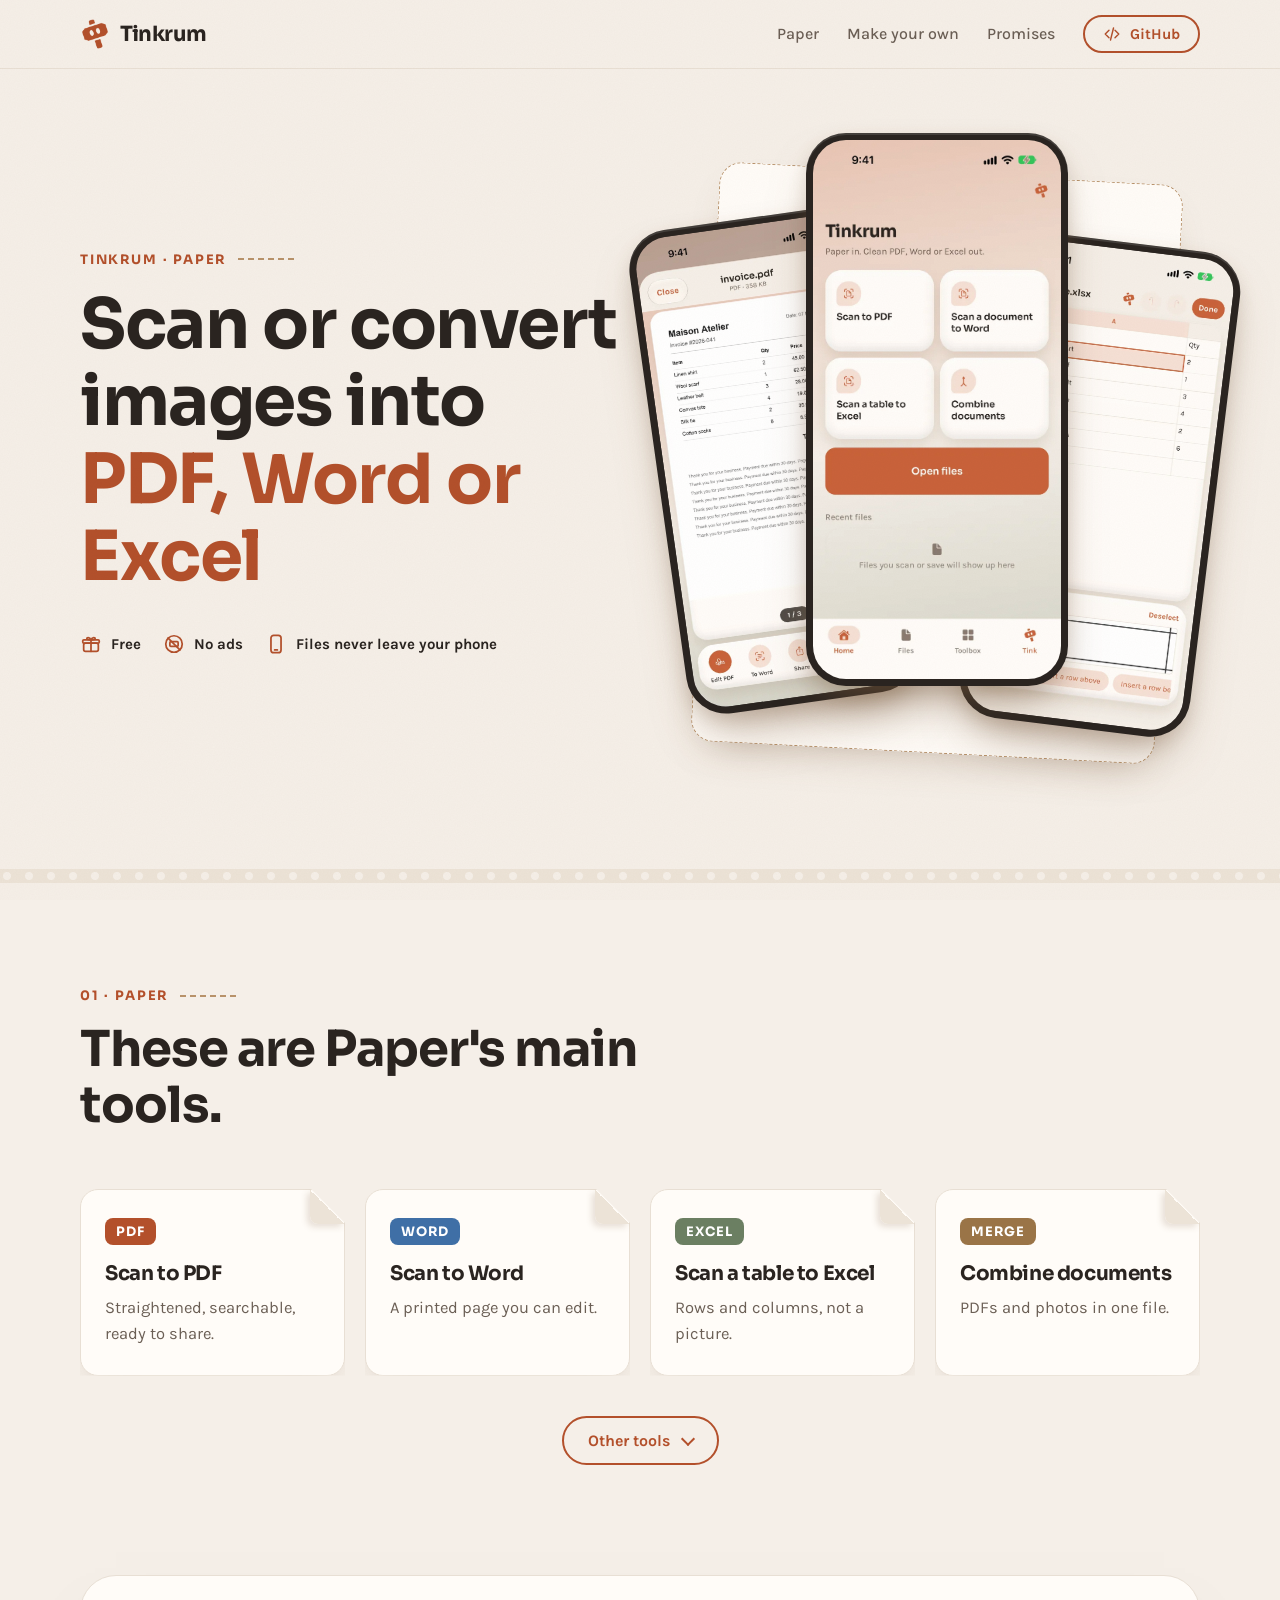
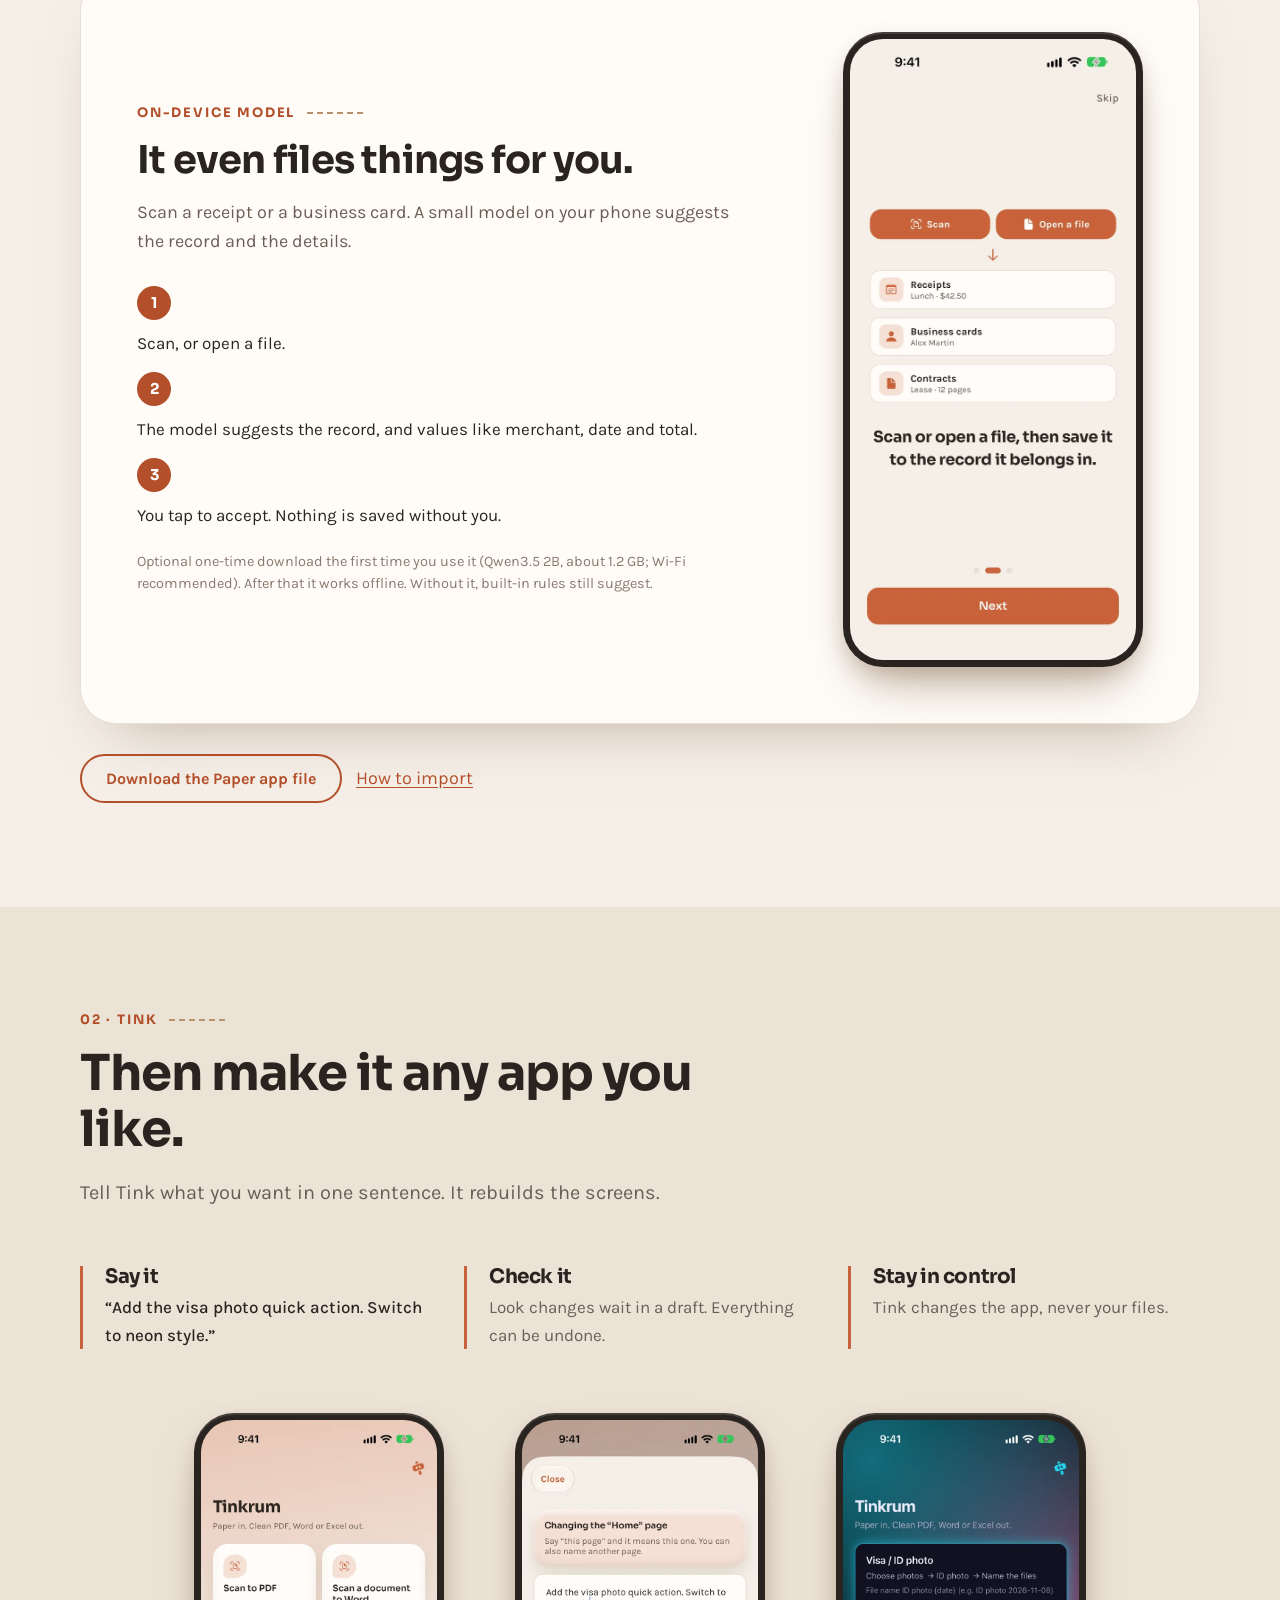
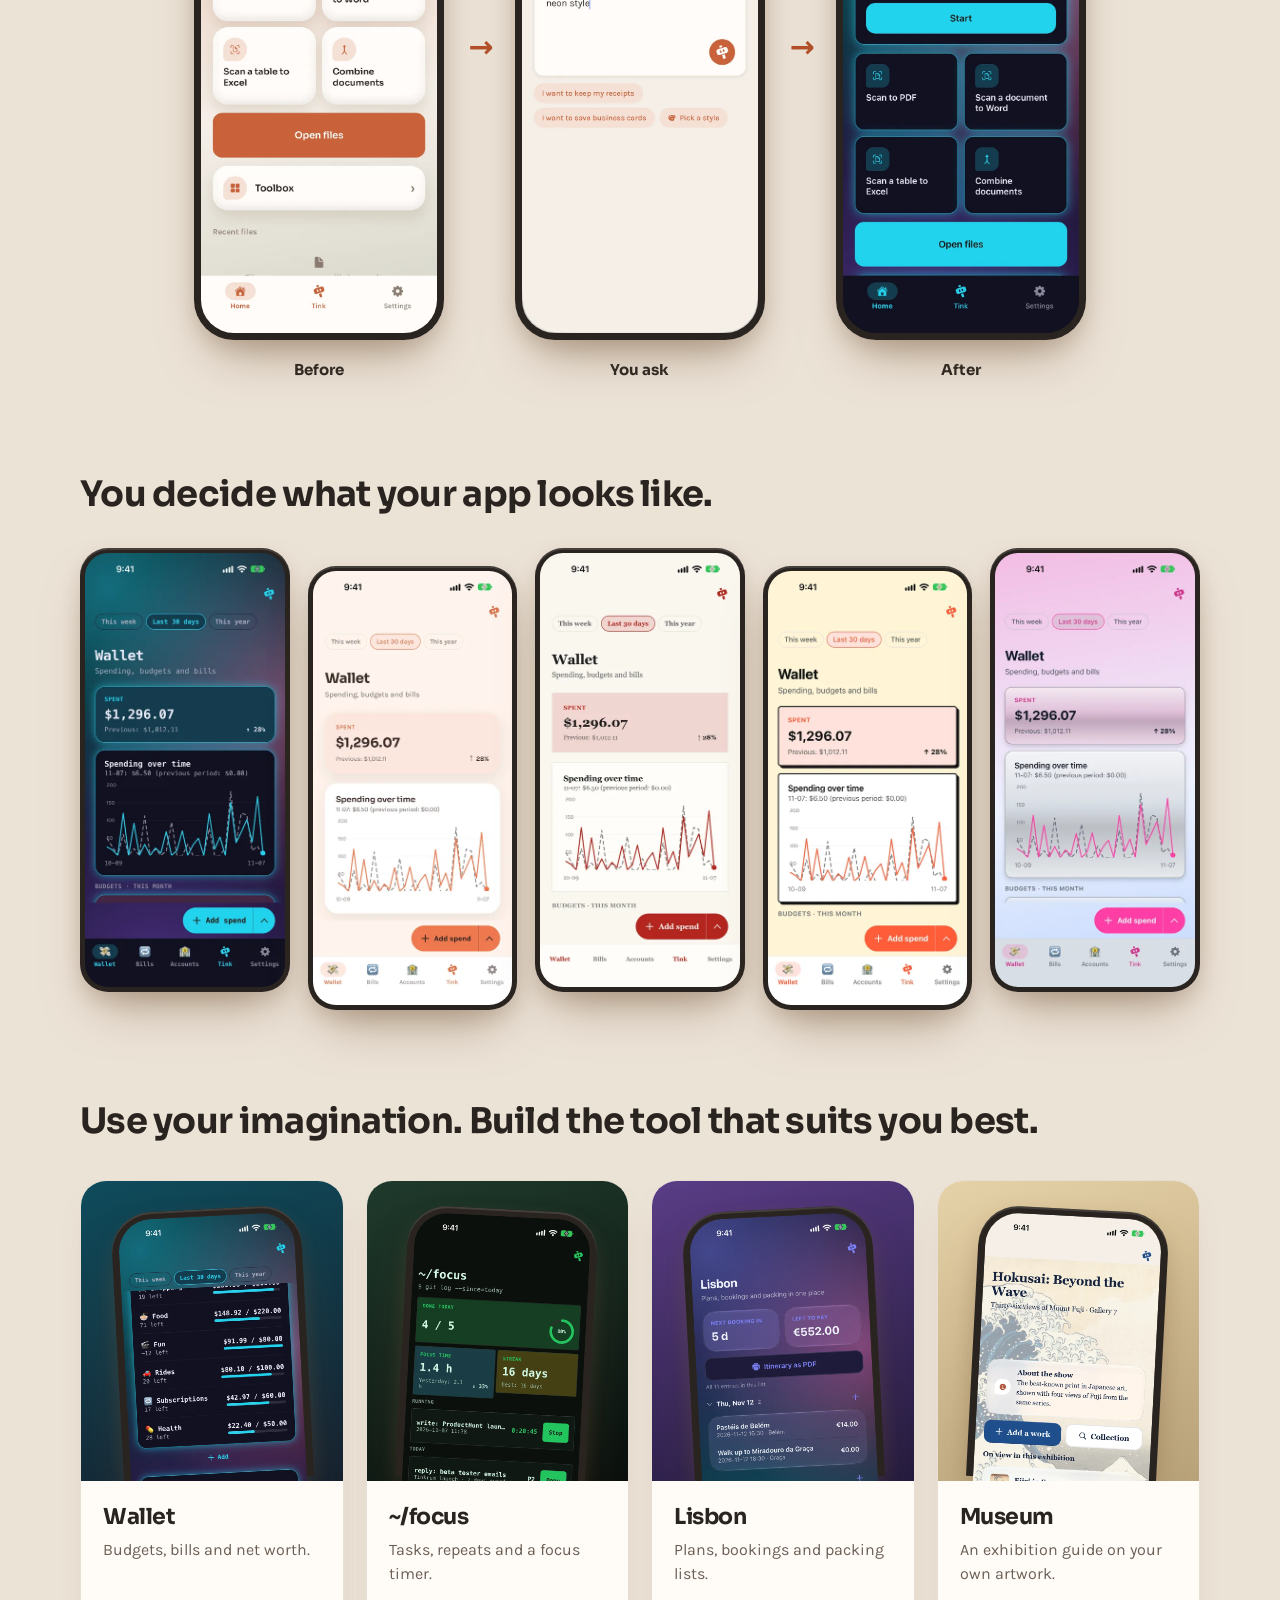
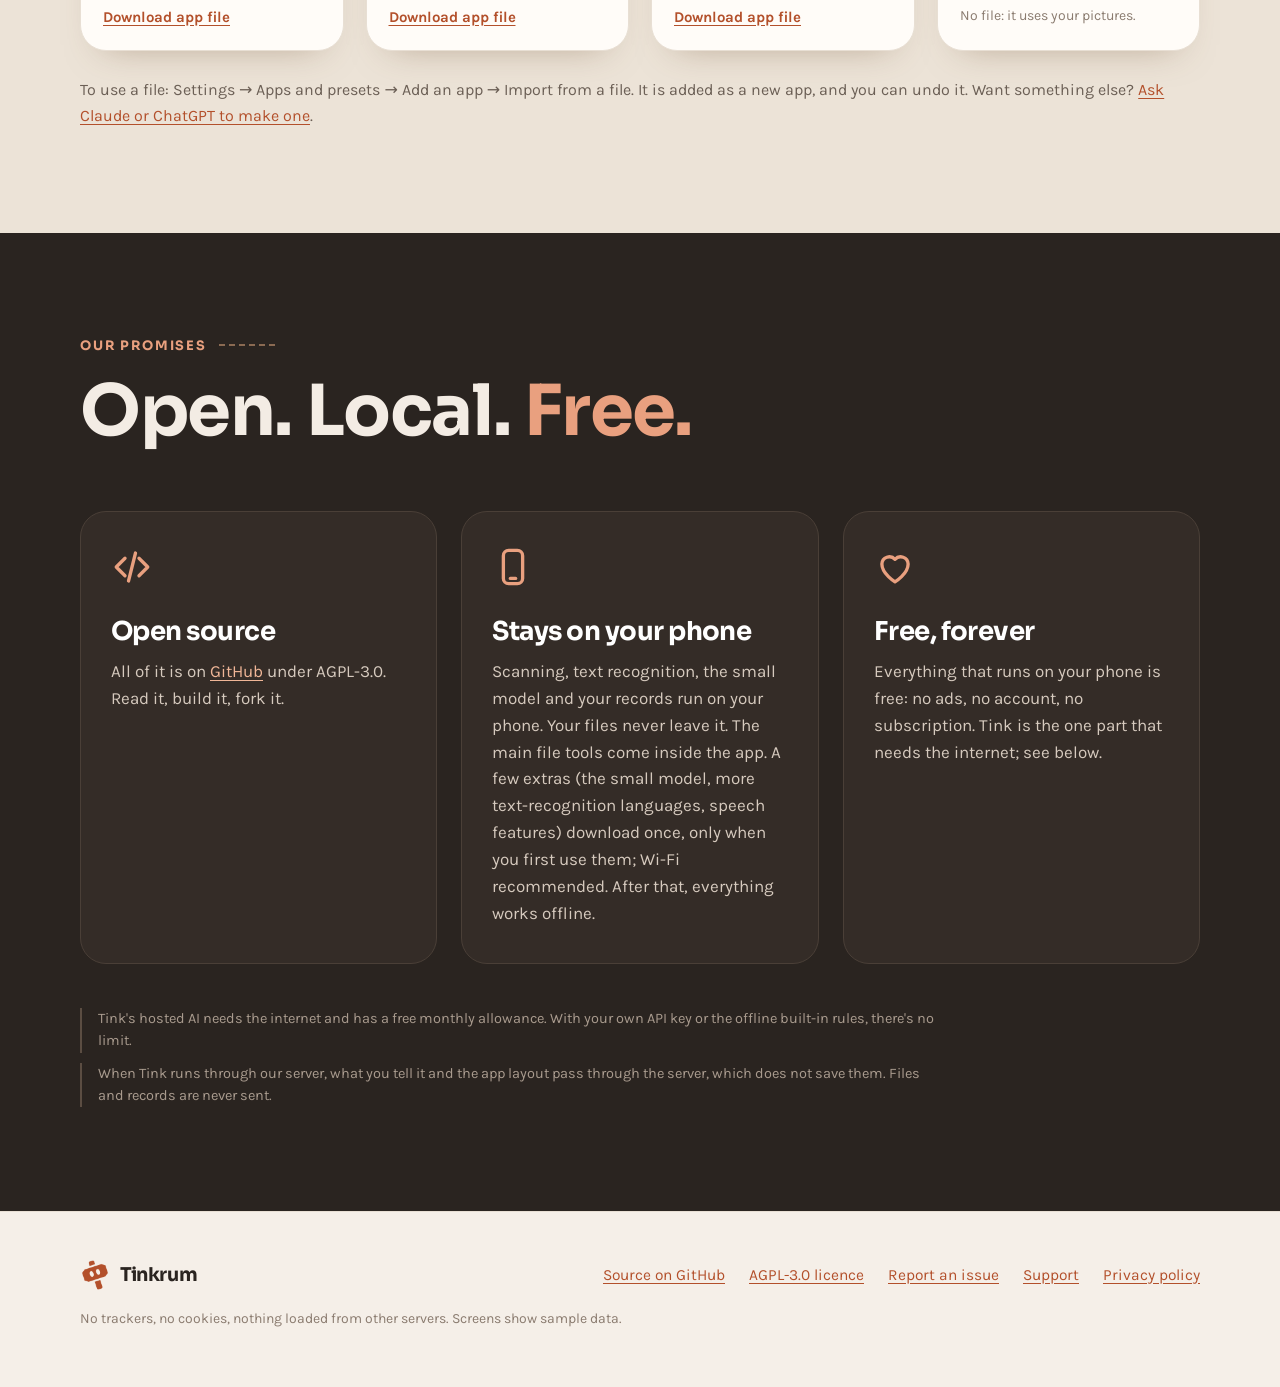
<file: index.html>
<!doctype html>
<html lang="en">
<head>
  <meta charset="utf-8">
  <meta name="viewport" content="width=device-width, initial-scale=1">
  <title>Tinkrum — Scan or convert images into PDF, Word or Excel</title>
  <meta name="description" content="Tinkrum is a free, open-source phone app. Scan paper into clean PDF, Word and Excel files, all on your phone, then describe any other app you want it to become.">
  <meta name="theme-color" content="#f5efe8">
  <link rel="icon" href="assets/img/logo-mark.png" type="image/png">
  <link rel="preload" href="assets/fonts/Sora_700Bold.woff" as="font" type="font/woff" crossorigin>
  <link rel="stylesheet" href="styles.css?v=7">
</head>
<body>

<svg width="0" height="0" style="position:absolute" aria-hidden="true" focusable="false">
  <defs>
    <symbol id="i-code" viewBox="0 0 24 24" fill="none" stroke="currentColor" stroke-width="1.9" stroke-linecap="round" stroke-linejoin="round"><path d="M8 7l-5 5 5 5M16 7l5 5-5 5M14 4l-4 16"/></symbol>
    <symbol id="i-phone" viewBox="0 0 24 24" fill="none" stroke="currentColor" stroke-width="1.9" stroke-linecap="round" stroke-linejoin="round"><rect x="6.5" y="2.5" width="11" height="19" rx="3"/><path d="M10.5 18.5h3"/></symbol>
    <symbol id="i-gift" viewBox="0 0 24 24" fill="none" stroke="currentColor" stroke-width="1.9" stroke-linecap="round" stroke-linejoin="round"><rect x="4" y="11" width="16" height="9" rx="2"/><rect x="3" y="7.5" width="18" height="3.5" rx="1.2"/><path d="M12 7.5V20M12 7.5C10.6 4 6.8 4.6 7.6 6.6c.5 1.2 4.4.9 4.4.9zM12 7.5c1.4-3.5 5.2-2.9 4.4-.9-.5 1.2-4.4.9-4.4.9z"/></symbol>
    <symbol id="i-noads" viewBox="0 0 24 24" fill="none" stroke="currentColor" stroke-width="1.9" stroke-linecap="round" stroke-linejoin="round"><circle cx="12" cy="12" r="9"/><rect x="7.5" y="9.5" width="9" height="5" rx="1"/><path d="M5.6 5.6l12.8 12.8"/></symbol>
    <symbol id="i-heart" viewBox="0 0 24 24" fill="none" stroke="currentColor" stroke-width="1.9" stroke-linecap="round" stroke-linejoin="round"><path d="M12 20.5s-7.5-4.6-7.5-10.2A4.3 4.3 0 0 1 12 7.6a4.3 4.3 0 0 1 7.5 2.7c0 5.6-7.5 10.2-7.5 10.2z"/></symbol>
  </defs>
</svg>

<header class="nav">
  <div class="wrap">
    <a class="brand" href="#top"><img src="assets/img/logo-mark.png" alt="" width="30" height="30">Tinkrum</a>
    <a class="link" href="#paper">Paper</a>
    <a class="link" href="#tink">Make your own</a>
    <a class="link" href="#promises">Promises</a>
    <a class="btn small" href="https://github.com/stonetech-pxia/morphing-app"><svg><use href="#i-code"/></svg>GitHub</a>
  </div>
</header>

<main id="top">

  <!-- ─────────── hero ─────────── -->
  <section class="hero">
    <div class="wrap">
      <div>
        <p class="kicker">Tinkrum · Paper</p>
        <h1>Scan or convert images into <em>PDF, Word or Excel</em></h1>
        <ul class="trust">
          <li><svg><use href="#i-gift"/></svg>Free</li>
          <li><svg><use href="#i-noads"/></svg>No ads</li>
          <li><svg><use href="#i-phone"/></svg>Files never leave your phone</li>
        </ul>
      </div>

      <div class="stack" aria-label="Screens from the Paper app: home, PDF preview and spreadsheet editor">
        <figure class="phone p2"><img src="assets/img/paper-pdf.webp" width="640" height="1391" alt="A scanned invoice open in the PDF preview, with Edit, Share and Save buttons underneath"></figure>
        <figure class="phone p3"><img src="assets/img/paper-excel.webp" width="640" height="1391" alt="A scanned table opened as a spreadsheet, with one cell selected for editing"></figure>
        <figure class="phone p1"><img src="assets/img/paper-home.webp" width="640" height="1391" alt="The Paper home screen: Scan to PDF, Scan a document to Word, Scan a table to Excel, Combine documents, and Open files"></figure>
      </div>
    </div>
  </section>

  <hr class="tear">

  <!-- ─────────── 01 Paper ─────────── -->
  <section class="sec" id="paper">
    <div class="wrap">
      <div class="sec-head">
        <p class="kicker">01 · Paper</p>
        <h2>These are Paper's main tools.</h2>
      </div>

      <div class="formats">
        <article class="format">
          <span class="tag">PDF</span>
          <h3>Scan to PDF</h3>
          <p>Straightened, searchable, ready to share.</p>
        </article>
        <article class="format">
          <span class="tag">WORD</span>
          <h3>Scan to Word</h3>
          <p>A printed page you can edit.</p>
        </article>
        <article class="format">
          <span class="tag">EXCEL</span>
          <h3>Scan a table to Excel</h3>
          <p>Rows and columns, not a picture.</p>
        </article>
        <article class="format">
          <span class="tag">MERGE</span>
          <h3>Combine documents</h3>
          <p>PDFs and photos in one file.</p>
        </article>
      </div>

      <details class="more">
        <summary class="btn">Other tools</summary>
        <div class="toolsets">
          <h4 class="tools-h">PDF</h4>
          <div class="toolgrid">
            <article class="format mini"><h3>Merge PDFs</h3><p>Combine PDFs into one, in the order you choose.</p></article>
            <article class="format mini"><h3>PDFs and images into one</h3><p>Mix PDFs and photos into a single PDF.</p></article>
            <article class="format mini"><h3>Images to PDF</h3><p>Put your photos into one PDF.</p></article>
            <article class="format mini"><h3>Scan photos to PDF</h3><p>Turn photos of paper into straight PDF pages.</p></article>
            <article class="format mini"><h3>Word / Excel / PPT to PDF</h3><p>Office files to PDF. On Android, Word only.</p></article>
            <article class="format mini"><h3>Make PDF smaller</h3><p>Shrink a PDF to a size you set. Text stays selectable.</p></article>
            <article class="format mini"><h3>Arrange pages</h3><p>Pick, remove, reorder and rotate pages.</p></article>
            <article class="format mini"><h3>Keep pages</h3><p>Keep only some pages: odd, even or a range.</p></article>
            <article class="format mini"><h3>Rotate pages</h3><p>Turn some or all pages clockwise.</p></article>
            <article class="format mini"><h3>Split</h3><p>Cut a PDF every N pages, or by page ranges.</p></article>
            <article class="format mini"><h3>Page numbers</h3><p>Add page numbers to every page.</p></article>
            <article class="format mini"><h3>Fill in a form</h3><p>Type into a PDF form on your phone.</p></article>
            <article class="format mini"><h3>Sign a PDF</h3><p>Draw or pick a signature and place it on a page.</p></article>
            <article class="format mini"><h3>PDF to images</h3><p>Save every page as a JPG.</p></article>
            <article class="format mini"><h3>Get text</h3><p>Read a PDF's text, scanned pages too.</p></article>
            <article class="format mini"><h3>Remove a password</h3><p>Type the password, get a PDF without one.</p></article>
            <article class="format mini"><h3>Add a password</h3><p>Lock a PDF. The password is never saved.</p></article>
            <article class="format mini"><h3>Text stamp</h3><p>Stamp text like COPY or Confidential on pages.</p></article>
            <article class="format mini"><h3>Records to a PDF report</h3><p>Turn your records into a PDF report, list or receipt.</p></article>
          </div>
          <h4 class="tools-h">Images</h4>
          <div class="toolgrid">
            <article class="format mini"><h3>Mark up photo</h3><p>Add text, arrows, boxes and drawing.</p></article>
            <article class="format mini"><h3>Adjust photo</h3><p>Auto-fix colour, or set brightness and contrast.</p></article>
            <article class="format mini"><h3>Remove background</h3><p>Keep the subject on a transparent or solid background.</p></article>
            <article class="format mini"><h3>Compress photos</h3><p>Shrink photos to a size you choose.</p></article>
            <article class="format mini"><h3>Convert format</h3><p>Turn HEIC, PNG or WebP into JPG, PNG or WebP.</p></article>
            <article class="format mini"><h3>HEIC to JPG</h3><p>Turn iPhone HEIC photos into JPG.</p></article>
            <article class="format mini"><h3>Resize</h3><p>Make photos smaller by edge, width or percent.</p></article>
            <article class="format mini"><h3>Crop</h3><p>Frame each photo, with a locked ratio if you like.</p></article>
            <article class="format mini"><h3>Rotate or flip</h3><p>Turn or mirror photos.</p></article>
            <article class="format mini"><h3>Remove location</h3><p>Strip location and camera info.</p></article>
            <article class="format mini"><h3>Long image</h3><p>Stack screenshots into one long image.</p></article>
            <article class="format mini"><h3>Photo grid</h3><p>Arrange photos in a 2 to 4 column grid.</p></article>
            <article class="format mini"><h3>Animated GIF</h3><p>Turn photos into a looping GIF.</p></article>
            <article class="format mini"><h3>Hide parts</h3><p>Blur or black out names, numbers or faces.</p></article>
            <article class="format mini"><h3>Watermark</h3><p>Put text in a corner or repeat it across.</p></article>
            <article class="format mini"><h3>ID photo</h3><p>Frame your face, get the official size.</p></article>
            <article class="format mini"><h3>ID photos to print</h3><p>Lay ID photos out on a sheet to print.</p></article>
            <article class="format mini"><h3>Straighten photos of paper</h3><p>Find the page edges and straighten the photo.</p></article>
          </div>
          <h4 class="tools-h">Video</h4>
          <div class="toolgrid">
            <article class="format mini"><h3>Export SRT captions</h3><p>Turn speech into a .srt subtitle file.</p></article>
            <article class="format mini"><h3>Change video speed</h3><p>Play from 0.5× to 4× and export an MP4.</p></article>
            <article class="format mini"><h3>Crop video to a shape</h3><p>Center-crop to 9:16, 1:1, 4:5 or 16:9.</p></article>
            <article class="format mini"><h3>Rotate video</h3><p>Turn a video by 90, 180 or 270 degrees.</p></article>
            <article class="format mini"><h3>Change background music</h3><p>Use your own music as the soundtrack.</p></article>
            <article class="format mini"><h3>Remove video sound</h3><p>Export an MP4 with no sound.</p></article>
            <article class="format mini"><h3>Save a video frame</h3><p>Pick a moment and save it as a JPG.</p></article>
            <article class="format mini"><h3>Join videos</h3><p>Put videos together in the order you choose.</p></article>
            <article class="format mini"><h3>Make videos smaller</h3><p>Shrink to a size or quality you choose.</p></article>
            <article class="format mini"><h3>Convert to MP4</h3><p>Make MOV and HEVC videos open anywhere.</p></article>
            <article class="format mini"><h3>Trim a video</h3><p>Keep only the part you pick.</p></article>
            <article class="format mini"><h3>Video to GIF</h3><p>Pick a clip and turn it into a GIF.</p></article>
          </div>
          <h4 class="tools-h">Audio</h4>
          <div class="toolgrid">
            <article class="format mini"><h3>Reduce speech noise</h3><p>Clean background noise out of speech.</p></article>
            <article class="format mini"><h3>Adjust volume</h3><p>Even out the volume, or set it in dB.</p></article>
            <article class="format mini"><h3>Speech to text</h3><p>Turn a recording into text on your phone.</p></article>
            <article class="format mini"><h3>Record</h3><p>Record audio on your phone.</p></article>
            <article class="format mini"><h3>Make audio smaller</h3><p>Shrink recordings to a size or quality.</p></article>
            <article class="format mini"><h3>Convert audio</h3><p>Convert recordings to M4A, MP3 or WAV.</p></article>
            <article class="format mini"><h3>Trim audio</h3><p>Keep only the part you pick on a waveform.</p></article>
            <article class="format mini"><h3>Join recordings</h3><p>Put recordings together in order.</p></article>
            <article class="format mini"><h3>Text to speech</h3><p>Read text aloud and save it as audio.</p></article>
            <article class="format mini"><h3>Sound from a video</h3><p>Save only the sound of a video.</p></article>
          </div>
          <h4 class="tools-h">Text</h4>
          <div class="toolgrid">
            <article class="format mini"><h3>Text from photos</h3><p>Read printed text from photos.</p></article>
            <article class="format mini"><h3>Scan and get text</h3><p>Scan a page and get its text.</p></article>
            <article class="format mini"><h3>Translate text</h3><p>Translate text on your phone, in 20 languages.</p></article>
            <article class="format mini"><h3>Translate text in photos</h3><p>Read the text in a photo, then translate it.</p></article>
            <article class="format mini"><h3>Translate a PDF</h3><p>Translate the text in a PDF.</p></article>
            <article class="format mini"><h3>Text to PDF</h3><p>Turn typed or pasted text into a PDF.</p></article>
          </div>
          <h4 class="tools-h">ZIP</h4>
          <div class="toolgrid">
            <article class="format mini"><h3>ZIP files</h3><p>Pack any files into one ZIP.</p></article>
            <article class="format mini"><h3>ZIP photos</h3><p>Pack photos into one ZIP.</p></article>
            <article class="format mini"><h3>Unzip</h3><p>Take the files out of a ZIP.</p></article>
          </div>
          <h4 class="tools-h">QR codes</h4>
          <div class="toolgrid">
            <article class="format mini"><h3>Make a QR code</h3><p>Turn a link or text into a QR code.</p></article>
            <article class="format mini"><h3>Wi-Fi QR code</h3><p>Share your Wi-Fi with a scan.</p></article>
            <article class="format mini"><h3>Read a QR code</h3><p>Read QR codes in photos and screenshots.</p></article>
          </div>
        </div>
      </details>

      <div class="model">
        <div>
          <p class="kicker">On-device model</p>
          <h3>It even files things for you.</h3>
          <p class="lede">Scan a receipt or a business card. A small model on your phone suggests the record and the details.</p>
          <ol class="steps">
            <li><span>Scan, or open a file.</span></li>
            <li><span>The model suggests the record, and values like merchant, date and total.</span></li>
            <li><span>You tap to accept. Nothing is saved without you.</span></li>
          </ol>
          <p class="fine">Optional one-time download the first time you use it (Qwen3.5 2B, about 1.2&nbsp;GB; Wi-Fi recommended). After that it works offline. Without it, built-in rules still suggest.</p>
        </div>
        <figure class="phone"><img src="assets/img/records.webp" width="640" height="1391" alt="Intro screen: scan or open a file, then save it to the record it belongs in. Records shown: Receipts, Business cards, Contracts" loading="lazy"></figure>
      </div>

      <div class="getfile">
        <a class="btn" href="assets/apps/tinkrum-app-clay.json" download>Download the Paper app file</a>
        <a href="#import">How to import</a>
      </div>
    </div>
  </section>

  <!-- ─────────── 02 Tink ─────────── -->
  <section class="sec tink" id="tink">
    <div class="wrap">
      <div class="sec-head">
        <p class="kicker">02 · Tink</p>
        <h2>Then make it any app you like.</h2>
        <p class="lede">Tell Tink what you want in one sentence. It rebuilds the screens.</p>
      </div>

      <ul class="points">
        <li>
          <h3>Say it</h3>
          <p><q>Add the visa photo quick action. Switch to neon style.</q></p>
        </li>
        <li>
          <h3>Check it</h3>
          <p>Look changes wait in a draft. Everything can be undone.</p>
        </li>
        <li>
          <h3>Stay in control</h3>
          <p>Tink changes the app, never your files.</p>
        </li>
      </ul>

      <div class="trio">
        <figure>
          <div class="phone"><img src="assets/img/tink-before-v2.webp" width="640" height="1391" alt="The Paper home screen before the change: four scan buttons, Open files and a Toolbox row" loading="lazy"></div>
          <figcaption>Before</figcaption>
        </figure>
        <figure>
          <div class="phone"><img src="assets/img/tink-ask-v2.webp" width="640" height="1391" alt="The Tink panel with two instructions typed in one sentence: Add the visa photo quick action. Switch to neon style" loading="lazy"></div>
          <figcaption>You ask</figcaption>
        </figure>
        <figure>
          <div class="phone"><img src="assets/img/tink-after-v2.webp" width="640" height="1391" alt="The same home screen after both changes: a neon look and a new Visa / ID photo card with a Start button at the top" loading="lazy"></div>
          <figcaption>After</figcaption>
        </figure>
      </div>

      <div class="looks">
        <h3>You decide what your app looks like.</h3>
        <div class="looks-row">
          <figure class="phone"><img src="assets/img/skin-neon.webp" width="420" height="913" alt="Wallet in a neon look" loading="lazy"></figure>
          <figure class="phone"><img src="assets/img/skin-pastel.webp" width="420" height="913" alt="Wallet in a pastel look" loading="lazy"></figure>
          <figure class="phone"><img src="assets/img/skin-editorial.webp" width="420" height="913" alt="Wallet in an editorial look" loading="lazy"></figure>
          <figure class="phone"><img src="assets/img/skin-brutalist.webp" width="420" height="913" alt="Wallet in a brutalist look" loading="lazy"></figure>
          <figure class="phone"><img src="assets/img/skin-y2k.webp" width="420" height="913" alt="Wallet in a Y2K chrome look" loading="lazy"></figure>
        </div>
      </div>

      <div class="made">
        <h3>Use your imagination. Build the tool that suits you best.</h3>
        <div class="apps">
          <article class="app">
            <div class="stage s-wallet"><div class="phone"><img src="assets/img/app-wallet.webp" width="640" height="1391" alt="Wallet: budgets per category, with what is spent and what is left" loading="lazy"></div></div>
            <div class="body">
              <h4>Wallet</h4>
              <p>Budgets, bills and net worth.</p>
              <a class="dl" href="assets/apps/tinkrum-app-wallet.json" download>Download app file</a>
            </div>
          </article>
          <article class="app">
            <div class="stage s-focus"><div class="phone"><img src="assets/img/app-focus.webp" width="640" height="1391" alt="~/focus: today's tasks with Done buttons and a focus timer" loading="lazy"></div></div>
            <div class="body">
              <h4>~/focus</h4>
              <p>Tasks, repeats and a focus timer.</p>
              <a class="dl" href="assets/apps/tinkrum-app-focus.json" download>Download app file</a>
            </div>
          </article>
          <article class="app">
            <div class="stage s-lisbon"><div class="phone"><img src="assets/img/app-lisbon.webp" width="640" height="1391" alt="Lisbon trip: bookings, the next booking countdown and a day-by-day itinerary" loading="lazy"></div></div>
            <div class="body">
              <h4>Lisbon</h4>
              <p>Plans, bookings and packing lists.</p>
              <a class="dl" href="assets/apps/tinkrum-app-trip.json" download>Download app file</a>
            </div>
          </article>
          <article class="app">
            <div class="stage s-museum"><div class="phone"><img src="assets/img/app-museum.webp" width="640" height="1391" alt="An exhibition guide, Hokusai: Beyond the Wave, with a woodblock print as the page backdrop" loading="lazy"></div></div>
            <div class="body">
              <h4>Museum</h4>
              <p>An exhibition guide on your own artwork.</p>
              <p class="dl none">No file: it uses your pictures.</p>
            </div>
          </article>
        </div>
        <p class="import-note" id="import">To use a file: Settings → Apps and presets → Add an app → Import from a file. It is added as a new app, and you can undo it. Want something else? <a href="make.html">Ask Claude or ChatGPT to make one</a>.</p>
      </div>
    </div>
  </section>

  <!-- ─────────── promises ─────────── -->
  <section class="sec promises" id="promises">
    <div class="wrap">
      <div class="sec-head">
        <p class="kicker">Our promises</p>
        <h2>Open. Local. <span>Free.</span></h2>
      </div>

      <div class="pgrid">
        <article class="pcard">
          <svg><use href="#i-code"/></svg>
          <h3>Open source</h3>
          <p>All of it is on <a href="https://github.com/stonetech-pxia/morphing-app">GitHub</a> under AGPL-3.0. Read it, build it, fork it.</p>
        </article>
        <article class="pcard">
          <svg><use href="#i-phone"/></svg>
          <h3>Stays on your phone</h3>
          <p>Scanning, text recognition, the small model and your records run on your phone. Your files never leave it. The main file tools come inside the app. A few extras (the small model, more text-recognition languages, speech features) download once, only when you first use them; Wi-Fi recommended. After that, everything works offline.</p>
        </article>
        <article class="pcard">
          <svg><use href="#i-heart"/></svg>
          <h3>Free, forever</h3>
          <p>Everything that runs on your phone is free: no ads, no account, no subscription. Tink is the one part that needs the internet; see below.</p>
        </article>
      </div>

      <div class="notes">
        <p>Tink's hosted AI needs the internet and has a free monthly allowance. With your own API key or the offline built-in rules, there's no limit.</p>
        <p>When Tink runs through our server, what you tell it and the app layout pass through the server, which does not save them. Files and records are never sent.</p>
      </div>
    </div>
  </section>
</main>

<footer class="foot">
  <div class="wrap">
    <a class="brand" href="#top"><img src="assets/img/logo-mark.png" alt="" width="30" height="30">Tinkrum</a>
    <nav>
      <a href="https://github.com/stonetech-pxia/morphing-app">Source on GitHub</a>
      <a href="https://github.com/stonetech-pxia/morphing-app/blob/main/LICENSE">AGPL-3.0 licence</a>
      <a href="https://github.com/stonetech-pxia/morphing-app/issues">Report an issue</a>
      <a href="support.html">Support</a>
      <a href="privacy.html">Privacy policy</a>
    </nav>
    <small>No trackers, no cookies, nothing loaded from other servers. Screens show sample data.</small>
  </div>
</footer>

</body>
</html>
</file>
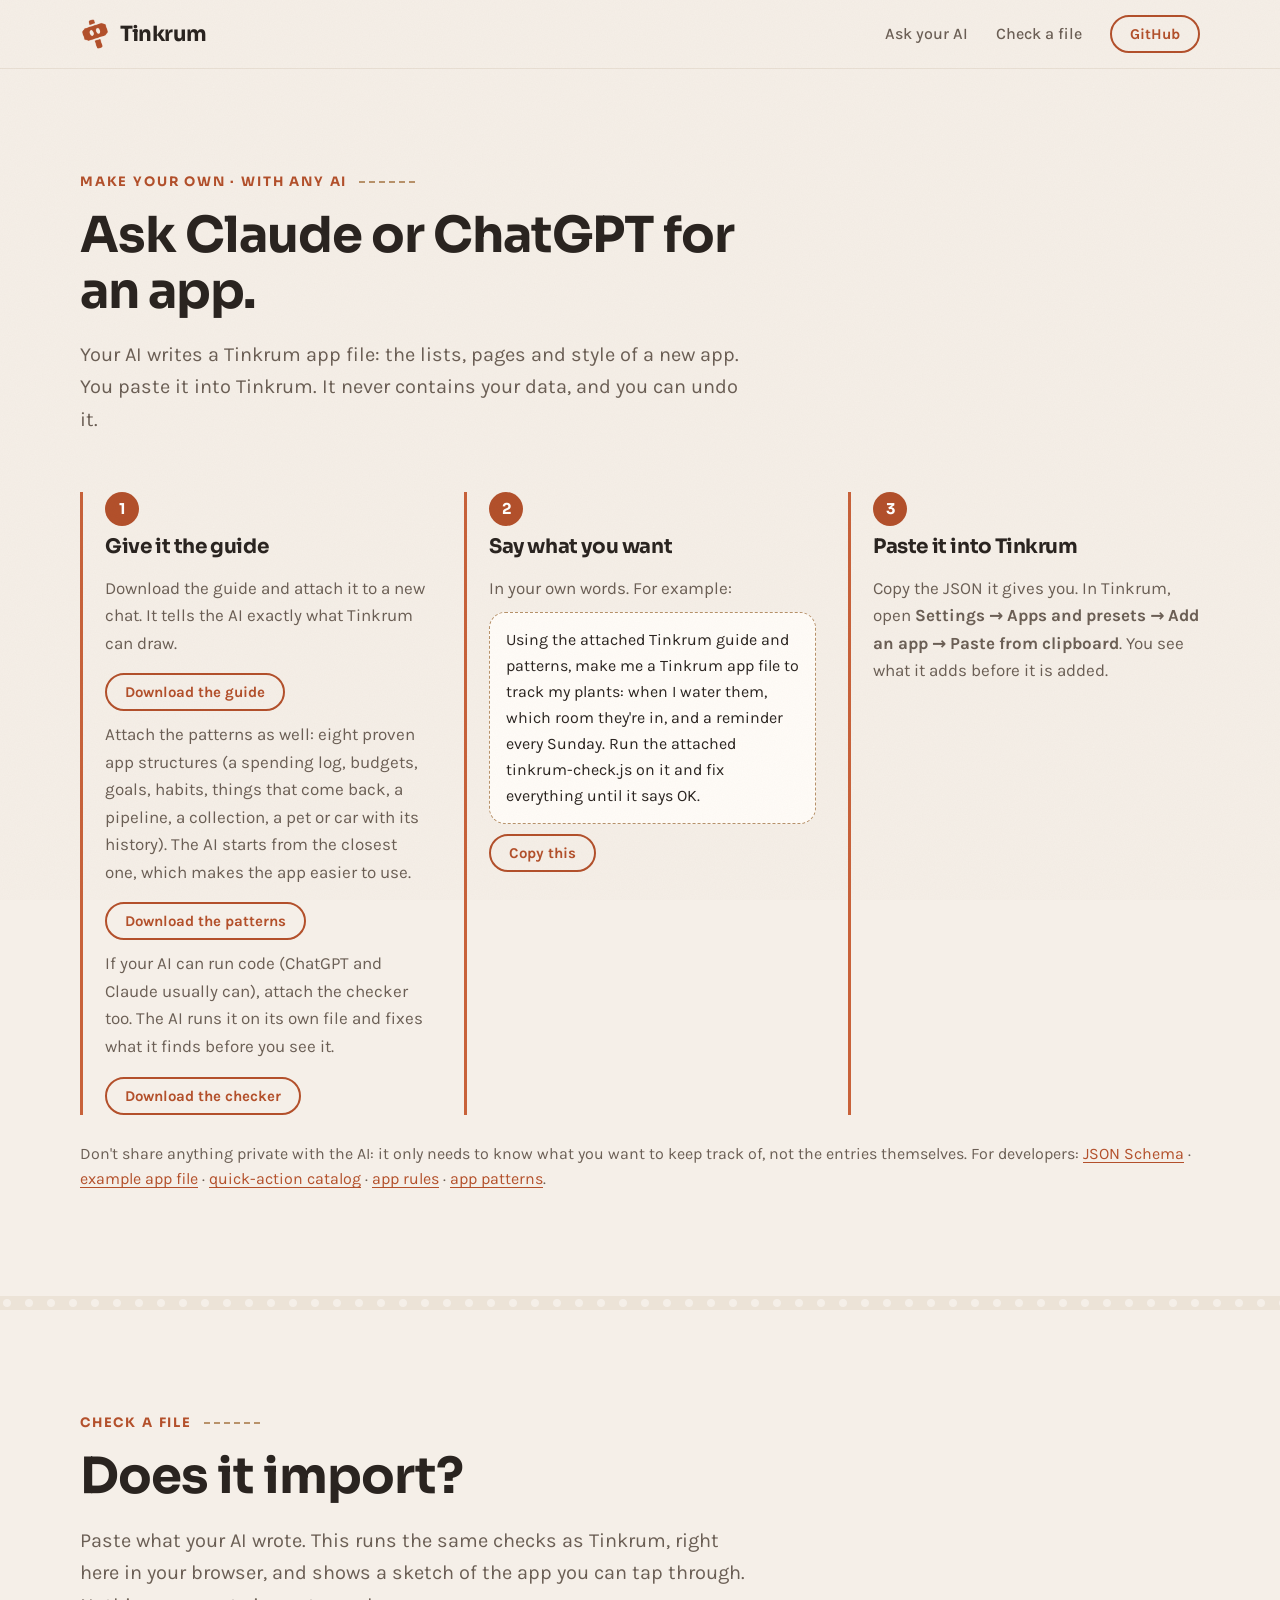
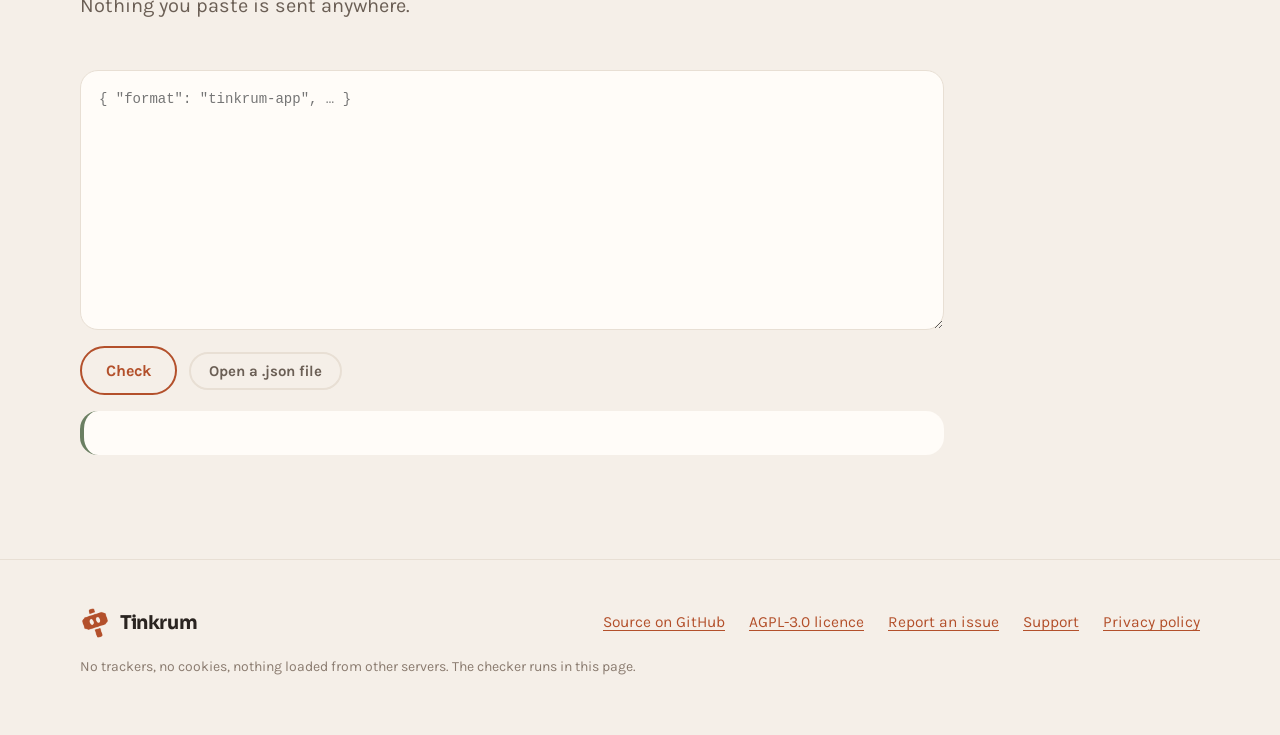
<file: make.html>
<!doctype html>
<html lang="en">
<head>
  <meta charset="utf-8">
  <meta name="viewport" content="width=device-width, initial-scale=1">
  <title>Tinkrum — Make an app with your own AI</title>
  <meta name="description" content="Ask Claude, ChatGPT or any other AI to write a Tinkrum app file, check it here, then paste it into Tinkrum.">
  <meta name="theme-color" content="#f5efe8">
  <link rel="icon" href="assets/img/logo-mark.png" type="image/png">
  <link rel="stylesheet" href="styles.css?v=7">
</head>
<body>

<header class="nav">
  <div class="wrap">
    <a class="brand" href="index.html"><img src="assets/img/logo-mark.png" alt="" width="30" height="30">Tinkrum</a>
    <a class="link" href="#ask">Ask your AI</a>
    <a class="link" href="#check">Check a file</a>
    <a class="btn small" href="https://github.com/stonetech-pxia/morphing-app">GitHub</a>
  </div>
</header>

<main id="top">
  <section class="sec" id="ask">
    <div class="wrap">
      <div class="sec-head">
        <p class="kicker">Make your own · with any AI</p>
        <h2>Ask Claude or ChatGPT for an app.</h2>
        <p class="lede">Your AI writes a Tinkrum app file: the lists, pages and style of a new app. You paste it into Tinkrum. It never contains your data, and you can undo it.</p>
      </div>

      <ol class="points steps">
        <li>
          <h3>Give it the guide</h3>
          <p>Download the guide and attach it to a new chat. It tells the AI exactly what Tinkrum can draw.</p>
          <p class="getfile"><a class="btn small" href="assets/agent/tinkrum-app-guide.md" download>Download the guide</a></p>
          <p>Attach the patterns as well: eight proven app structures (a spending log, budgets, goals, habits, things that come back, a pipeline, a collection, a pet or car with its history). The AI starts from the closest one, which makes the app easier to use.</p>
          <p class="getfile"><a class="btn small" href="assets/agent/tinkrum-app-patterns.md" download>Download the patterns</a></p>
          <p>If your AI can run code (ChatGPT and Claude usually can), attach the checker too. The AI runs it on its own file and fixes what it finds before you see it.</p>
          <p class="getfile"><a class="btn small" href="assets/agent/tinkrum-check.js" download>Download the checker</a></p>
        </li>
        <li>
          <h3>Say what you want</h3>
          <p>In your own words. For example:</p>
          <p class="ask" id="example-ask">Using the attached Tinkrum guide and patterns, make me a Tinkrum app file to track my plants: when I water them, which room they're in, and a reminder every Sunday. Run the attached tinkrum-check.js on it and fix everything until it says OK.</p>
          <p><button class="btn small" type="button" data-copy="example-ask">Copy this</button></p>
        </li>
        <li>
          <h3>Paste it into Tinkrum</h3>
          <p>Copy the JSON it gives you. In Tinkrum, open <strong>Settings → Apps and presets → Add an app → Paste from clipboard</strong>. You see what it adds before it is added.</p>
        </li>
      </ol>

      <p class="import-note">Don't share anything private with the AI: it only needs to know what you want to keep track of, not the entries themselves. For developers: <a href="assets/agent/tinkrum-app.schema.json">JSON Schema</a> · <a href="assets/agent/example-plants.json">example app file</a> · <a href="assets/agent/tinkrum-app-actions.md">quick-action catalog</a> · <a href="assets/agent/tinkrum-app-rules.md">app rules</a> · <a href="assets/agent/tinkrum-app-patterns.md">app patterns</a>.</p>
    </div>
  </section>

  <hr class="tear">

  <section class="sec" id="check">
    <div class="wrap">
      <div class="sec-head">
        <p class="kicker">Check a file</p>
        <h2>Does it import?</h2>
        <p class="lede">Paste what your AI wrote. This runs the same checks as Tinkrum, right here in your browser, and shows a sketch of the app you can tap through. Nothing you paste is sent anywhere.</p>
      </div>

      <div class="checker">
        <label class="sr" for="file-text">App file</label>
        <textarea id="file-text" spellcheck="false" placeholder='{ "format": "tinkrum-app", … }'></textarea>
        <div class="checker-bar">
          <button class="btn" type="button" id="check-btn">Check</button>
          <label class="btn small ghost" for="file-pick">Open a .json file</label>
          <input class="sr" type="file" id="file-pick" accept=".json,application/json,text/plain">
        </div>
        <div id="result" class="result" aria-live="polite" hidden></div>
        <div id="preview" hidden></div>
        <noscript><p class="import-note">The checker needs JavaScript. You can also paste the file into Tinkrum directly: it runs the same checks.</p></noscript>
      </div>
    </div>
  </section>
</main>

<footer class="foot">
  <div class="wrap">
    <a class="brand" href="index.html"><img src="assets/img/logo-mark.png" alt="" width="30" height="30">Tinkrum</a>
    <nav>
      <a href="https://github.com/stonetech-pxia/morphing-app">Source on GitHub</a>
      <a href="https://github.com/stonetech-pxia/morphing-app/blob/main/LICENSE">AGPL-3.0 licence</a>
      <a href="https://github.com/stonetech-pxia/morphing-app/issues">Report an issue</a>
      <a href="support.html">Support</a>
      <a href="privacy.html">Privacy policy</a>
    </nav>
    <small>No trackers, no cookies, nothing loaded from other servers. The checker runs in this page.</small>
  </div>
</footer>

<script src="assets/agent/checker.js" defer></script>
<script src="preview.js" defer></script>
<script src="make.js" defer></script>
</body>
</html>
</file>
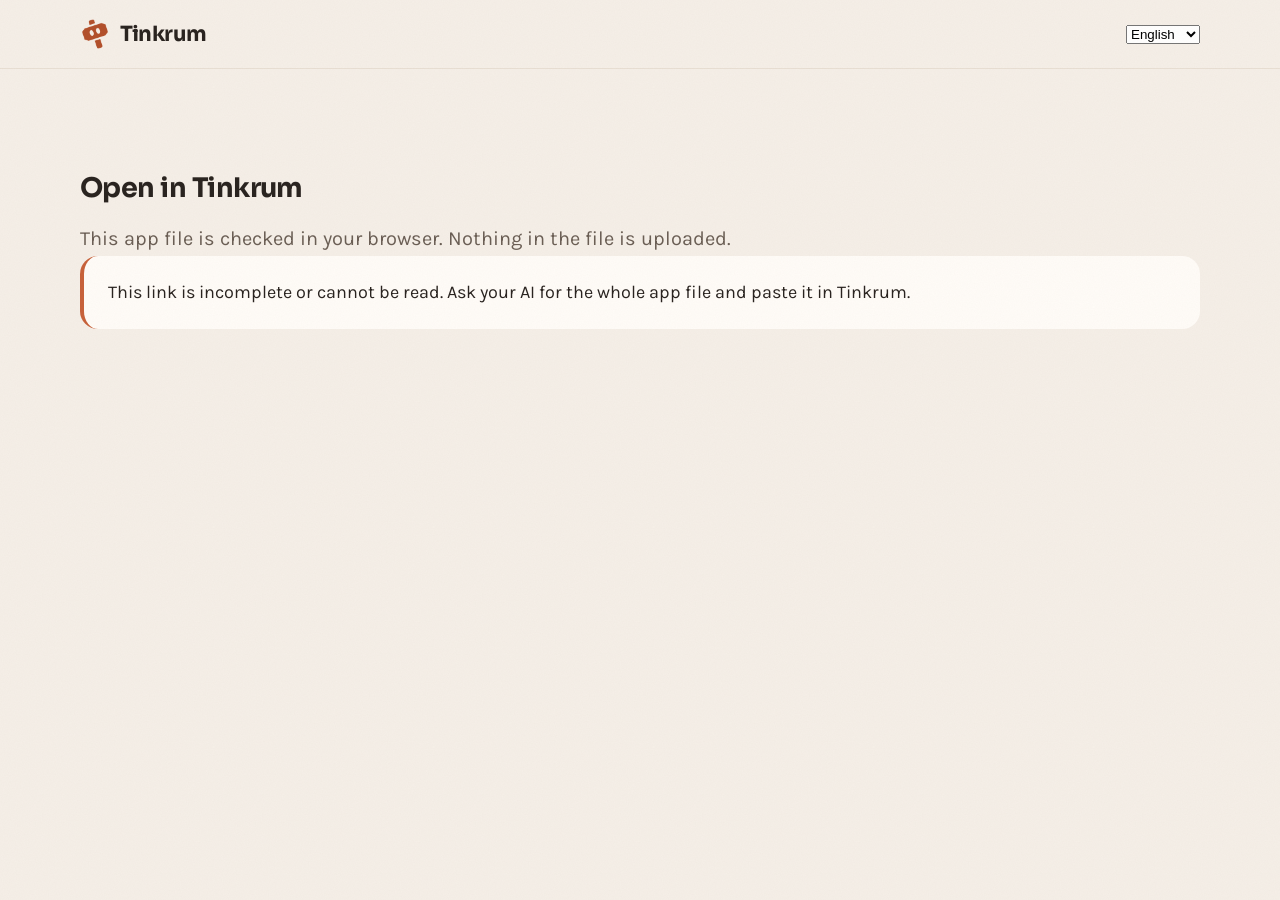
<file: open.html>
<!doctype html>
<html lang="en">
  <head>
    <meta charset="utf-8" />
    <meta name="viewport" content="width=device-width, initial-scale=1" />
    <meta name="referrer" content="no-referrer" />
    <title>Open in Tinkrum</title>
    <link rel="icon" href="assets/img/logo-mark.png" type="image/png" />
    <link rel="stylesheet" href="styles.css?v=7" />
  </head>
  <body>
    <header class="nav">
      <div class="wrap">
        <a class="brand" href="index.html"
          ><img
            src="assets/img/logo-mark.png"
            alt=""
            width="30"
            height="30"
          />Tinkrum</a
        >
        <select id="language" aria-label="Language">
          <option value="en">English</option>
          <option value="zh">中文</option>
          <option value="fr">Français</option>
        </select>
      </div>
    </header>
    <main>
      <section class="sec">
        <div class="wrap">
          <div class="sec-head">
            <h1 id="heading">Open in Tinkrum</h1>
            <p id="privacy" class="lede"></p>
          </div>
          <div id="result" class="result" role="status"></div>
          <div id="actions" hidden>
            <p><a class="btn" id="open-app"></a></p>
            <p>
              <button class="btn small" id="copy-file" type="button"></button>
            </p>
            <p id="install-note" class="note"></p>
            <p>
              <a
                class="btn small"
                id="play"
                href="https://play.google.com/store/apps/details?id=dev.stonetech.tinkrum"
                rel="noreferrer"
                >Google Play</a
              >
              <span id="ios-note"></span>
            </p>
            <p id="paste-note" class="note"></p>
          </div>
          <div id="preview" class="preview" hidden></div>
          <p id="manual-copy" hidden>
            <textarea id="copy-text" readonly aria-label="App file"></textarea>
          </p>
        </div>
      </section>
    </main>
    <script src="assets/agent/checker.js" defer></script>
    <script src="preview.js" defer></script>
    <script src="open.js" defer></script>
  </body>
</html>
</file>
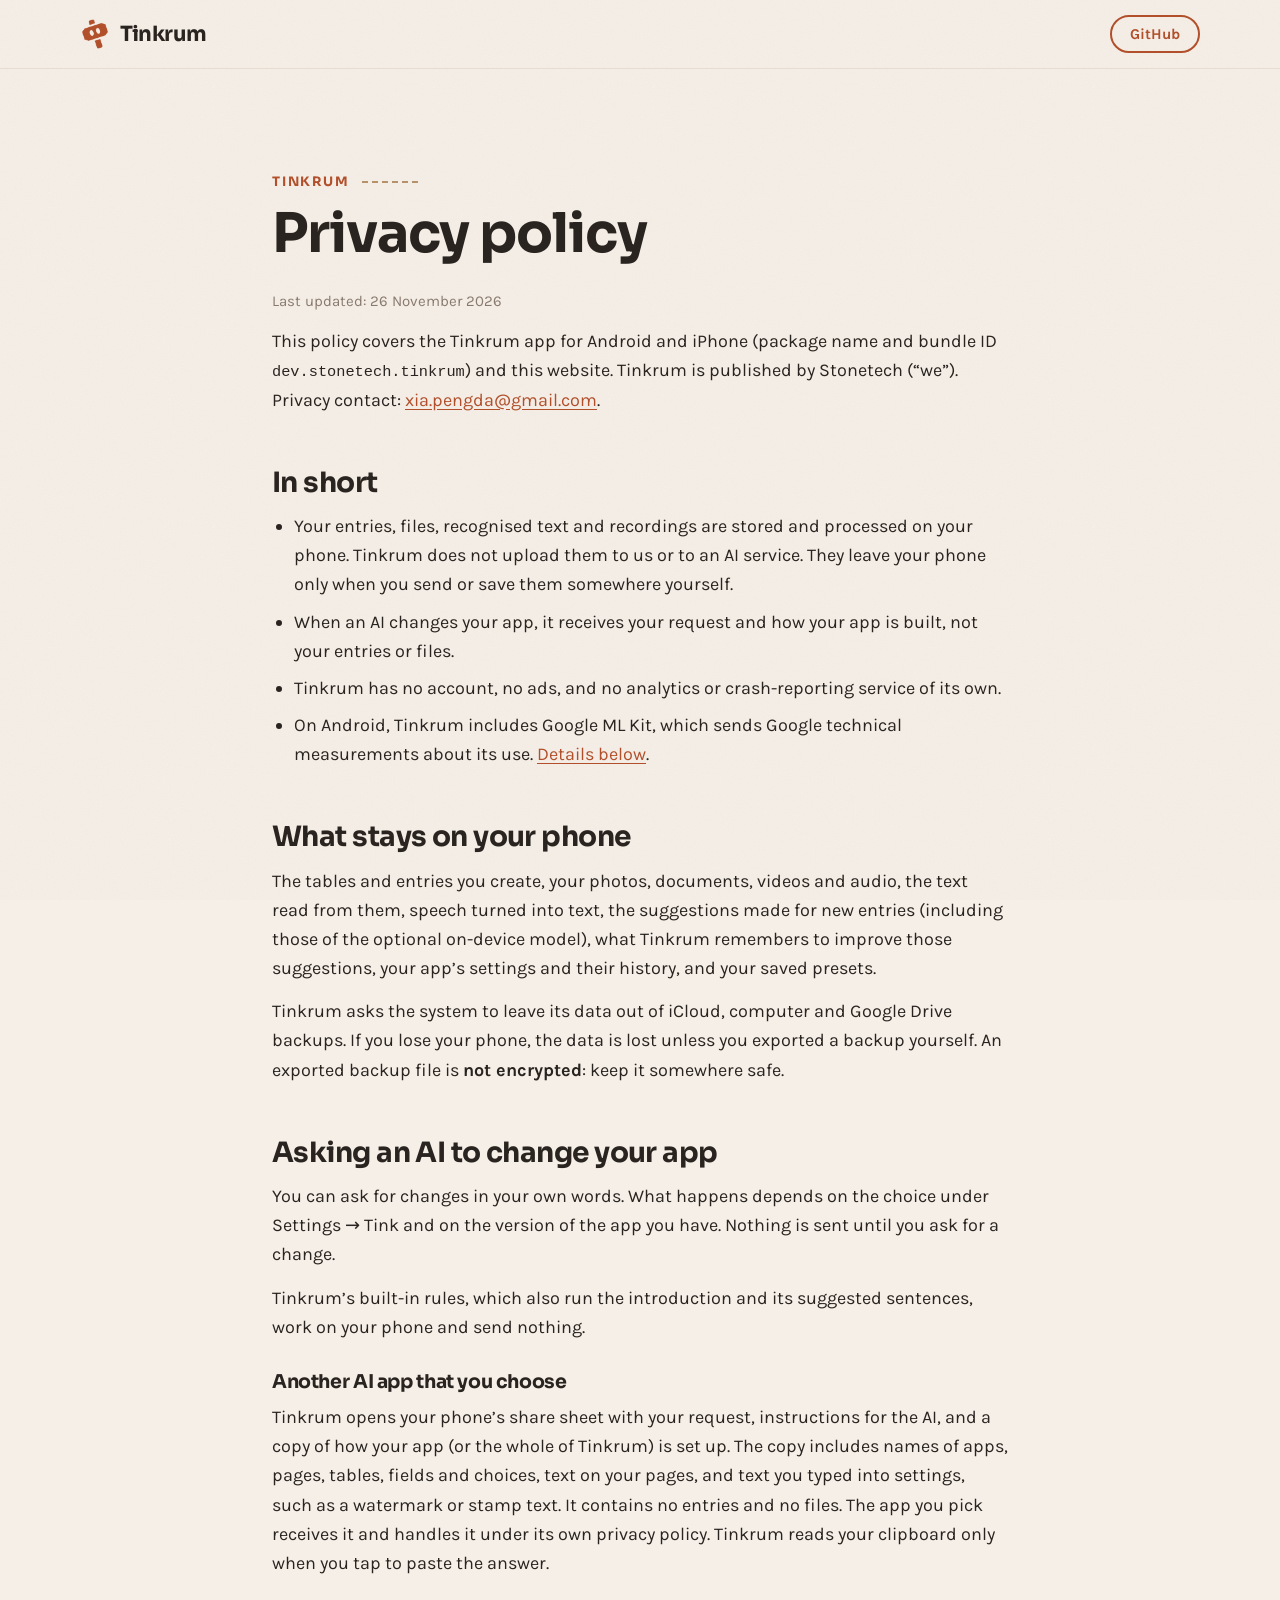
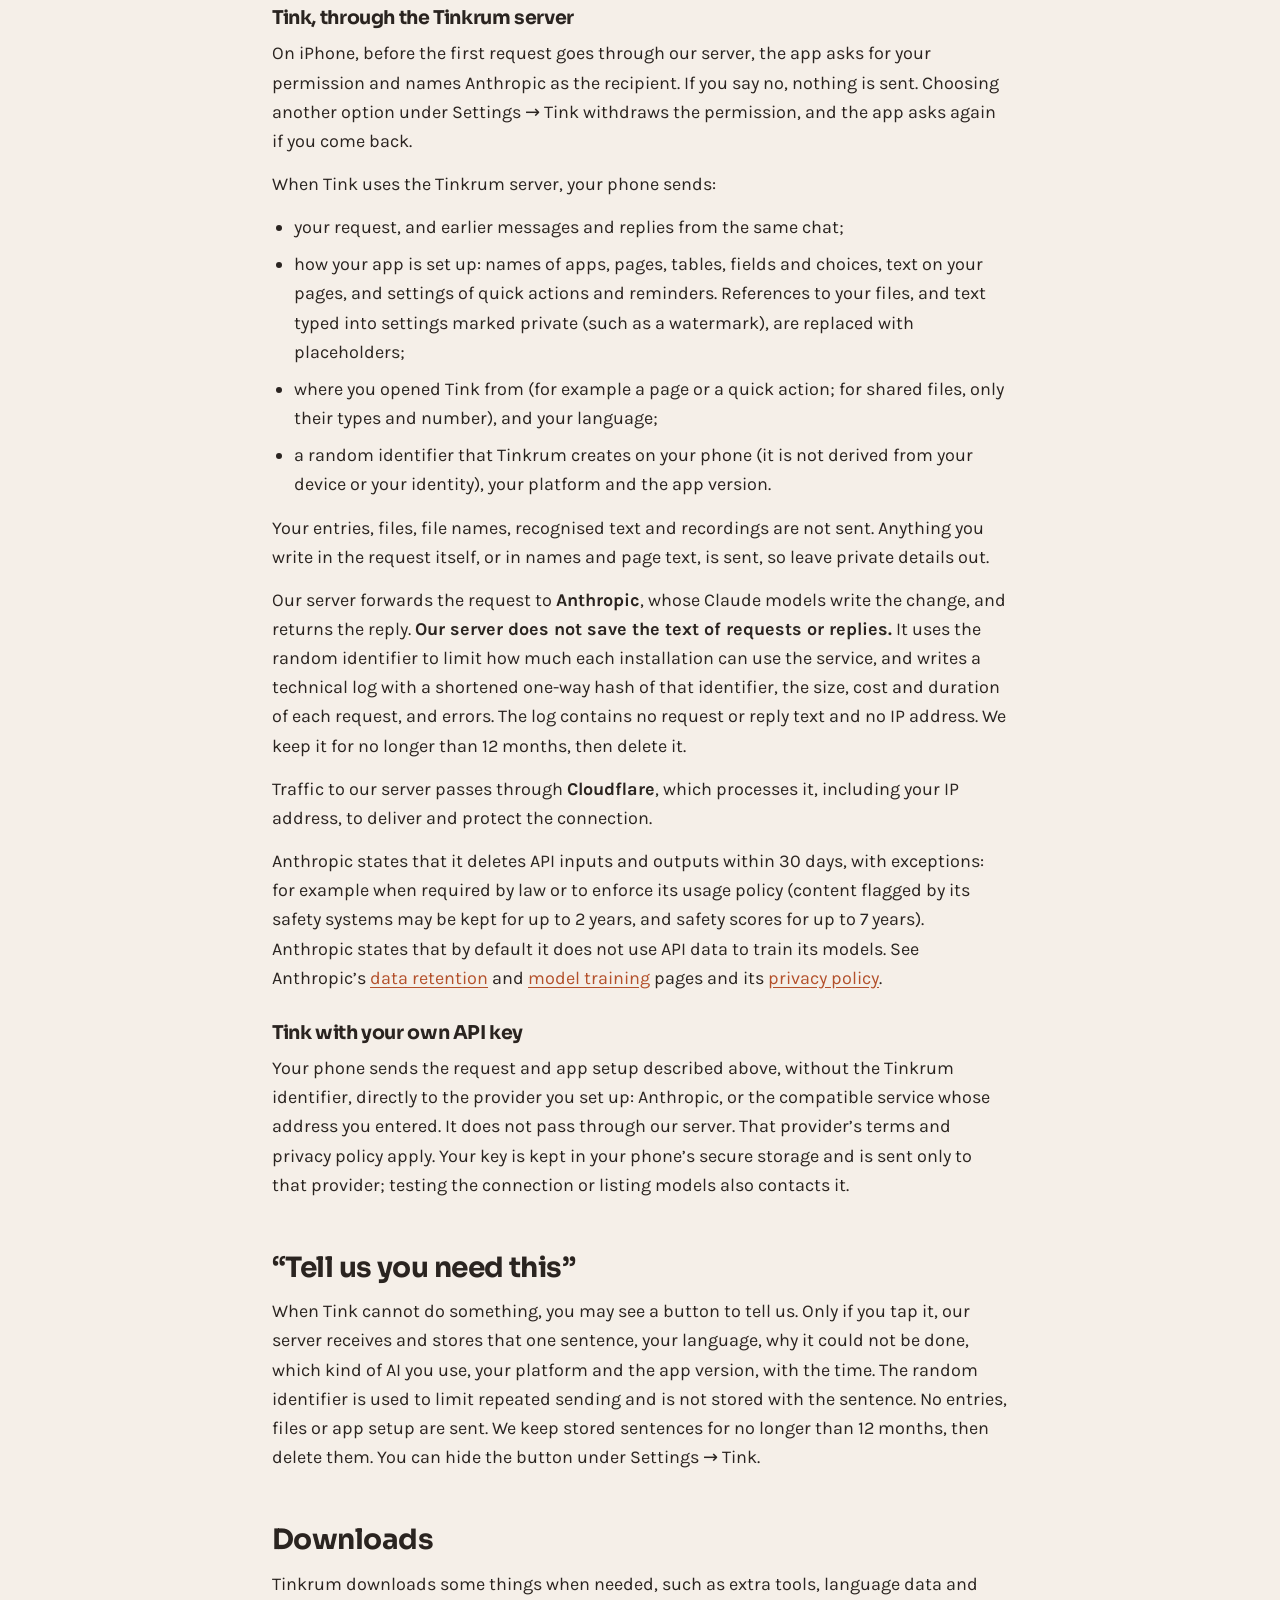
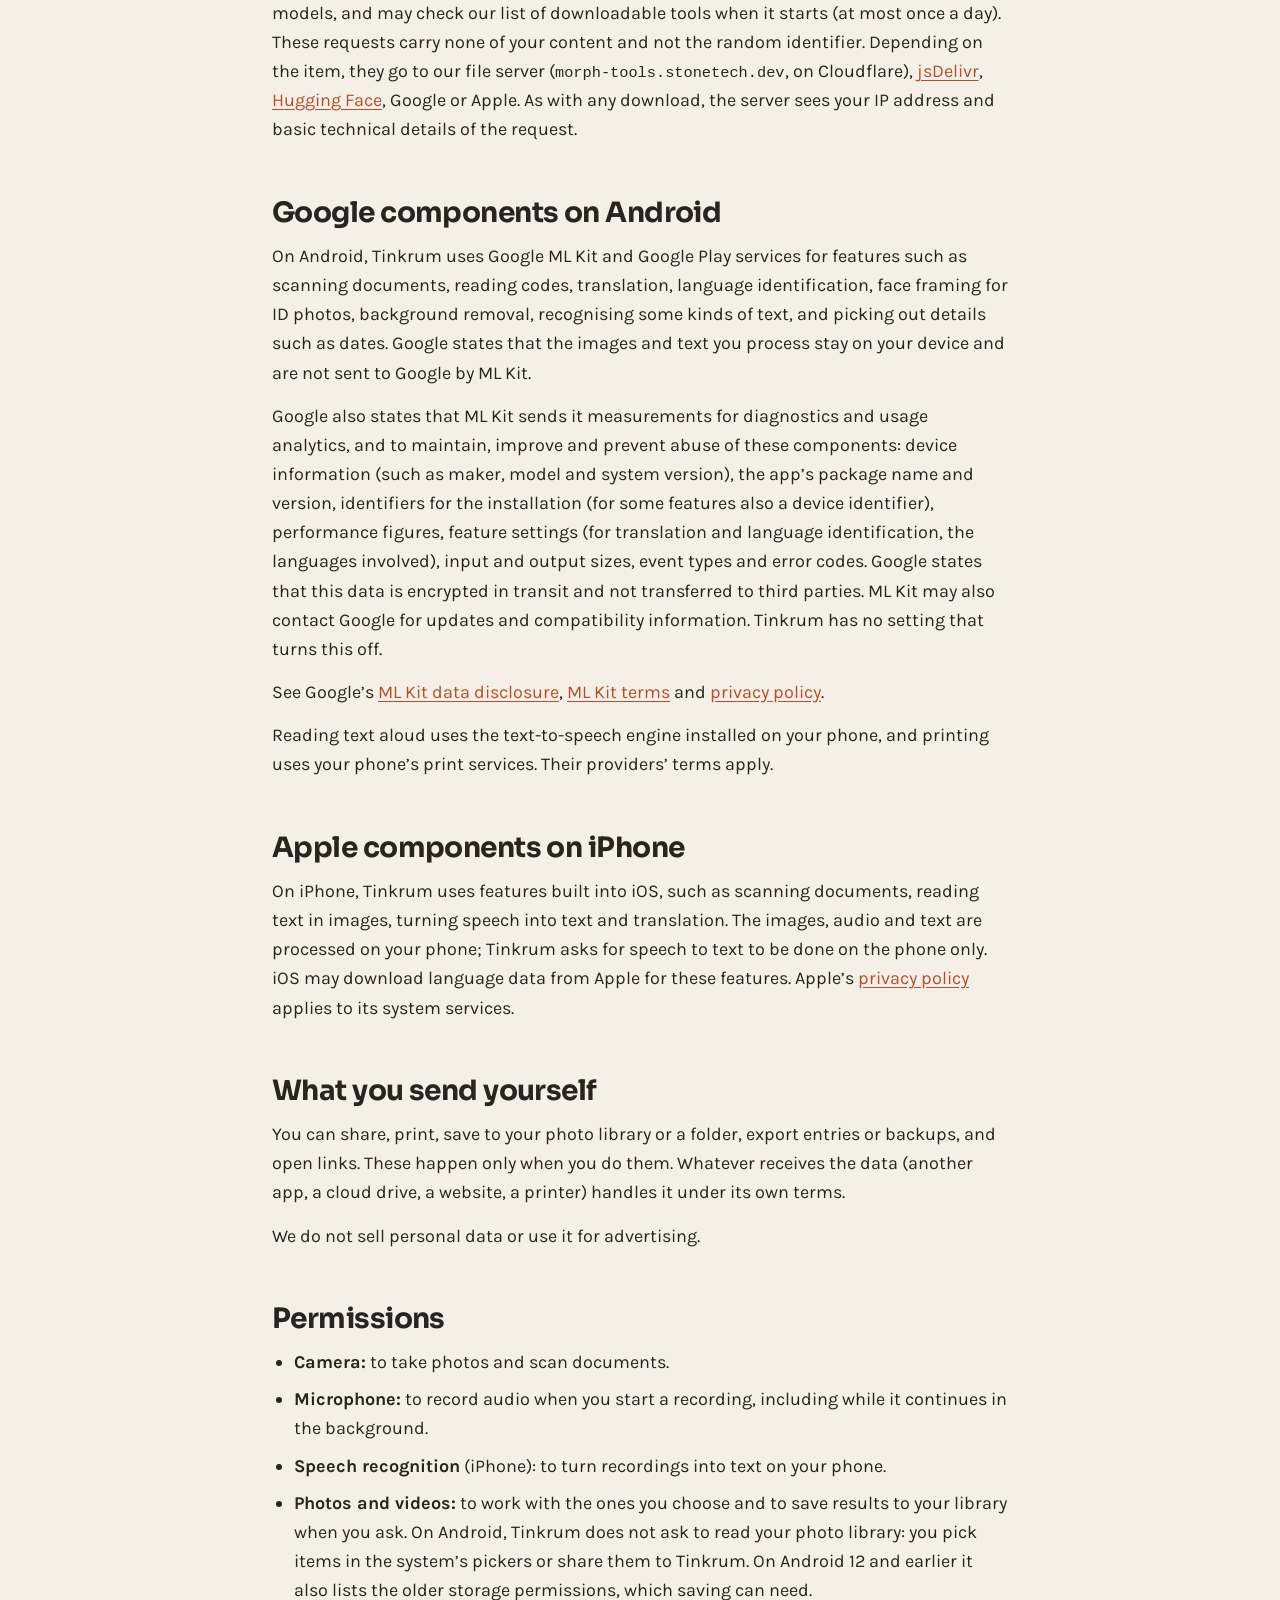
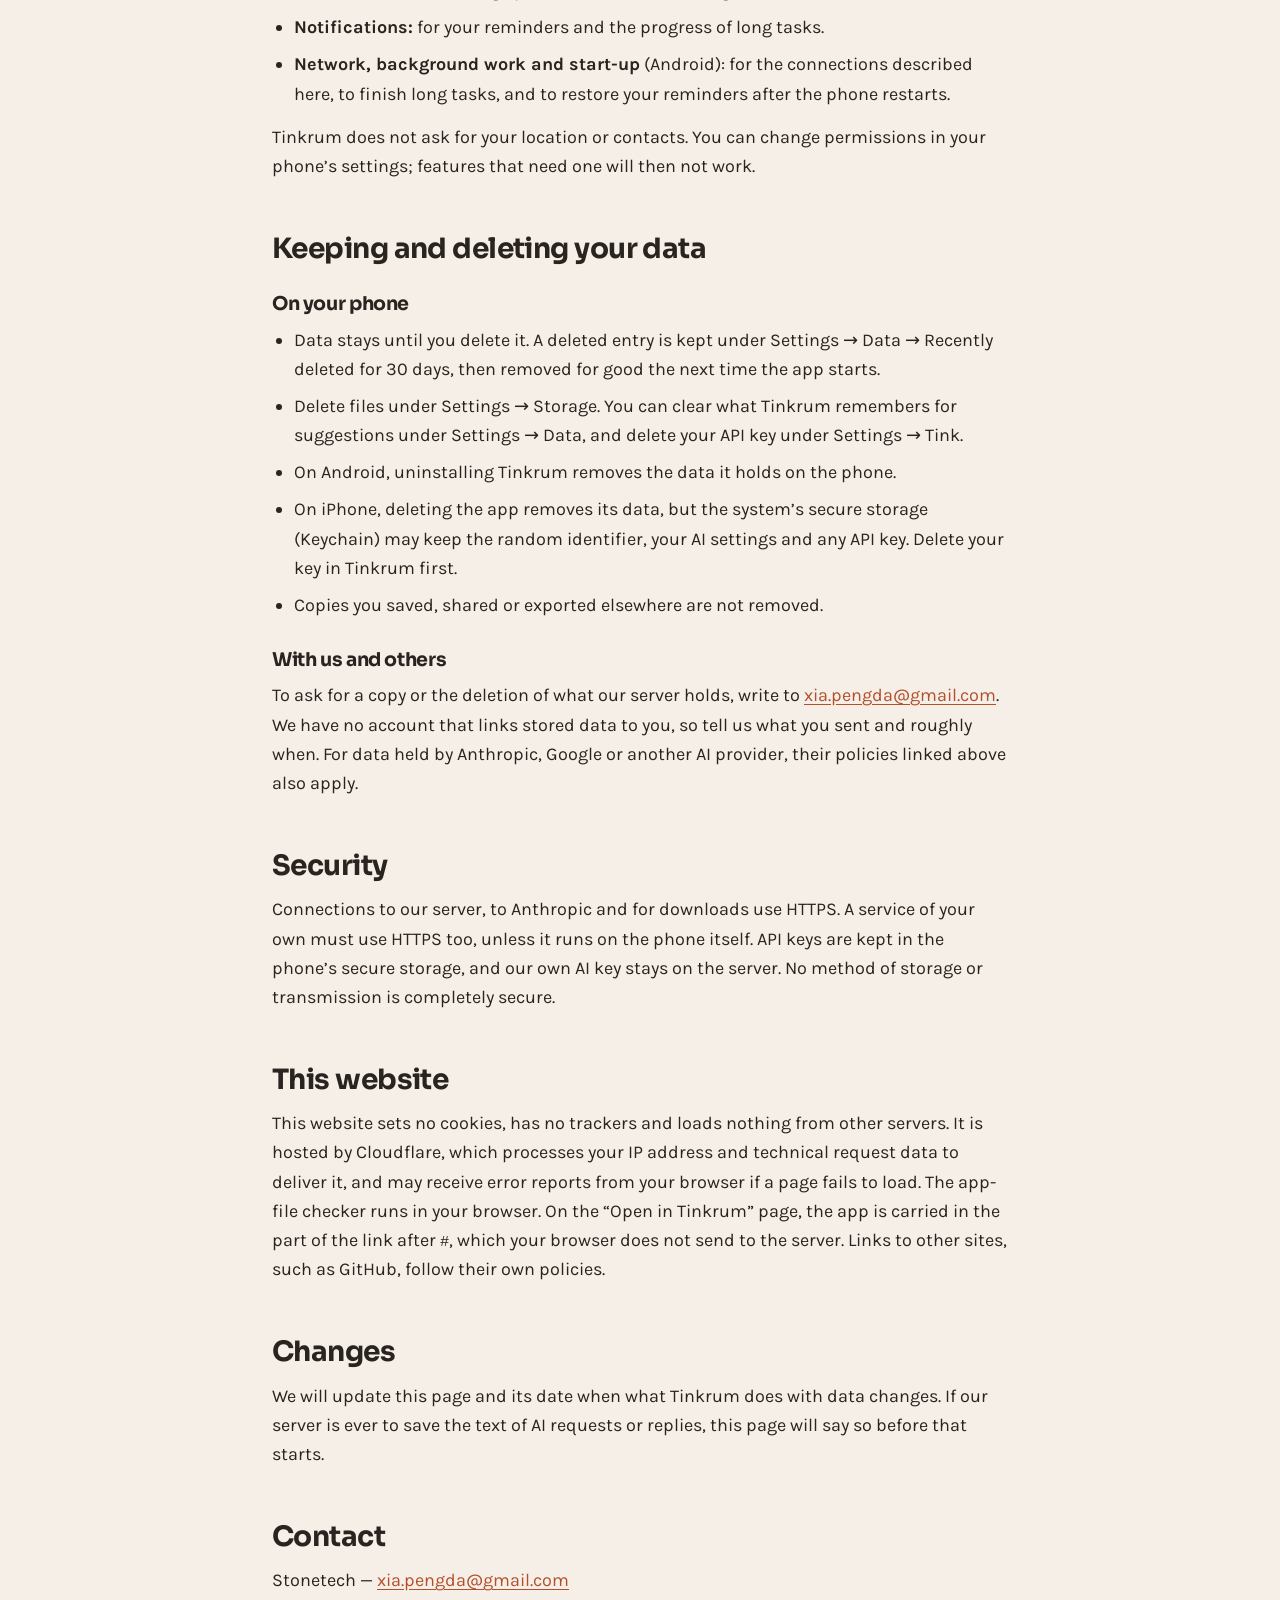
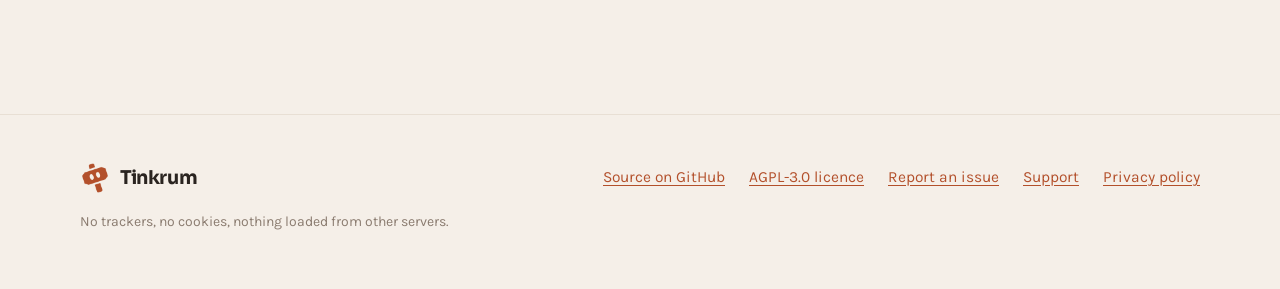
<file: privacy.html>
<!doctype html>
<html lang="en">
<head>
  <meta charset="utf-8">
  <meta name="viewport" content="width=device-width, initial-scale=1">
  <title>Tinkrum — Privacy policy</title>
  <meta name="description" content="What the Tinkrum app and website do with your data: what stays on your phone, what is sent, who receives it, and how to delete it.">
  <meta name="theme-color" content="#f5efe8">
  <link rel="icon" href="assets/img/logo-mark.png" type="image/png">
  <link rel="stylesheet" href="styles.css?v=7">
</head>
<body>

<header class="nav">
  <div class="wrap">
    <a class="brand" href="index.html"><img src="assets/img/logo-mark.png" alt="" width="30" height="30">Tinkrum</a>
    <a class="btn small" href="https://github.com/stonetech-pxia/morphing-app">GitHub</a>
  </div>
</header>

<main id="top">
  <article class="sec legal">
    <div class="wrap">
      <p class="kicker">Tinkrum</p>
      <h1>Privacy policy</h1>
      <p class="updated">Last updated: 26 November 2026</p>

      <p>This policy covers the Tinkrum app for Android and iPhone (package name and bundle ID <code>dev.stonetech.tinkrum</code>) and this website. Tinkrum is published by Stonetech (“we”). Privacy contact: <!--email_off--><a href="mailto:xia.pengda@gmail.com">xia.pengda@gmail.com</a><!--/email_off-->.</p>

      <h2>In short</h2>
      <ul>
        <li>Your entries, files, recognised text and recordings are stored and processed on your phone. Tinkrum does not upload them to us or to an AI service. They leave your phone only when you send or save them somewhere yourself.</li>
        <li>When an AI changes your app, it receives your request and how your app is built, not your entries or files.</li>
        <li>Tinkrum has no account, no ads, and no analytics or crash-reporting service of its own.</li>
        <li>On Android, Tinkrum includes Google ML Kit, which sends Google technical measurements about its use. <a href="#google">Details below</a>.</li>
      </ul>

      <h2 id="on-phone">What stays on your phone</h2>
      <p>The tables and entries you create, your photos, documents, videos and audio, the text read from them, speech turned into text, the suggestions made for new entries (including those of the optional on-device model), what Tinkrum remembers to improve those suggestions, your app’s settings and their history, and your saved presets.</p>
      <p>Tinkrum asks the system to leave its data out of iCloud, computer and Google Drive backups. If you lose your phone, the data is lost unless you exported a backup yourself. An exported backup file is <strong>not encrypted</strong>: keep it somewhere safe.</p>

      <h2 id="ai">Asking an AI to change your app</h2>
      <p>You can ask for changes in your own words. What happens depends on the choice under Settings → Tink and on the version of the app you have. Nothing is sent until you ask for a change.</p>
      <p>Tinkrum’s built-in rules, which also run the introduction and its suggested sentences, work on your phone and send nothing.</p>

      <h3>Another AI app that you choose</h3>
      <p>Tinkrum opens your phone’s share sheet with your request, instructions for the AI, and a copy of how your app (or the whole of Tinkrum) is set up. The copy includes names of apps, pages, tables, fields and choices, text on your pages, and text you typed into settings, such as a watermark or stamp text. It contains no entries and no files. The app you pick receives it and handles it under its own privacy policy. Tinkrum reads your clipboard only when you tap to paste the answer.</p>

      <h3 id="relay">Tink, through the Tinkrum server</h3>
      <p>On iPhone, before the first request goes through our server, the app asks for your permission and names Anthropic as the recipient. If you say no, nothing is sent. Choosing another option under Settings → Tink withdraws the permission, and the app asks again if you come back.</p>
      <p>When Tink uses the Tinkrum server, your phone sends:</p>
      <ul>
        <li>your request, and earlier messages and replies from the same chat;</li>
        <li>how your app is set up: names of apps, pages, tables, fields and choices, text on your pages, and settings of quick actions and reminders. References to your files, and text typed into settings marked private (such as a watermark), are replaced with placeholders;</li>
        <li>where you opened Tink from (for example a page or a quick action; for shared files, only their types and number), and your language;</li>
        <li>a random identifier that Tinkrum creates on your phone (it is not derived from your device or your identity), your platform and the app version.</li>
      </ul>
      <p>Your entries, files, file names, recognised text and recordings are not sent. Anything you write in the request itself, or in names and page text, is sent, so leave private details out.</p>
      <p>Our server forwards the request to <strong>Anthropic</strong>, whose Claude models write the change, and returns the reply. <strong>Our server does not save the text of requests or replies.</strong> It uses the random identifier to limit how much each installation can use the service, and writes a technical log with a shortened one-way hash of that identifier, the size, cost and duration of each request, and errors. The log contains no request or reply text and no IP address. We keep it for no longer than 12 months, then delete it.</p>
      <p>Traffic to our server passes through <strong>Cloudflare</strong>, which processes it, including your IP address, to deliver and protect the connection.</p>
      <p>Anthropic states that it deletes API inputs and outputs within 30 days, with exceptions: for example when required by law or to enforce its usage policy (content flagged by its safety systems may be kept for up to 2 years, and safety scores for up to 7 years). Anthropic states that by default it does not use API data to train its models. See Anthropic’s <a href="https://privacy.claude.com/en/articles/7996866-how-long-do-you-store-my-organization-s-data">data retention</a> and <a href="https://privacy.claude.com/en/articles/7996868-is-my-data-used-for-model-training">model training</a> pages and its <a href="https://www.anthropic.com/legal/privacy">privacy policy</a>.</p>

      <h3>Tink with your own API key</h3>
      <p>Your phone sends the request and app setup described above, without the Tinkrum identifier, directly to the provider you set up: Anthropic, or the compatible service whose address you entered. It does not pass through our server. That provider’s terms and privacy policy apply. Your key is kept in your phone’s secure storage and is sent only to that provider; testing the connection or listing models also contacts it.</p>

      <h2 id="requests">“Tell us you need this”</h2>
      <p>When Tink cannot do something, you may see a button to tell us. Only if you tap it, our server receives and stores that one sentence, your language, why it could not be done, which kind of AI you use, your platform and the app version, with the time. The random identifier is used to limit repeated sending and is not stored with the sentence. No entries, files or app setup are sent. We keep stored sentences for no longer than 12 months, then delete them. You can hide the button under Settings → Tink.</p>

      <h2 id="downloads">Downloads</h2>
      <p>Tinkrum downloads some things when needed, such as extra tools, language data and models, and may check our list of downloadable tools when it starts (at most once a day). These requests carry none of your content and not the random identifier. Depending on the item, they go to our file server (<code>morph-tools.stonetech.dev</code>, on Cloudflare), <a href="https://www.jsdelivr.com/terms/privacy-policy">jsDelivr</a>, <a href="https://huggingface.co/privacy">Hugging Face</a>, Google or Apple. As with any download, the server sees your IP address and basic technical details of the request.</p>

      <h2 id="google">Google components on Android</h2>
      <p>On Android, Tinkrum uses Google ML Kit and Google Play services for features such as scanning documents, reading codes, translation, language identification, face framing for ID photos, background removal, recognising some kinds of text, and picking out details such as dates. Google states that the images and text you process stay on your device and are not sent to Google by ML Kit.</p>
      <p>Google also states that ML Kit sends it measurements for diagnostics and usage analytics, and to maintain, improve and prevent abuse of these components: device information (such as maker, model and system version), the app’s package name and version, identifiers for the installation (for some features also a device identifier), performance figures, feature settings (for translation and language identification, the languages involved), input and output sizes, event types and error codes. Google states that this data is encrypted in transit and not transferred to third parties. ML Kit may also contact Google for updates and compatibility information. Tinkrum has no setting that turns this off.</p>
      <p>See Google’s <a href="https://developers.google.com/ml-kit/android-data-disclosure">ML Kit data disclosure</a>, <a href="https://developers.google.com/ml-kit/terms">ML Kit terms</a> and <a href="https://policies.google.com/privacy">privacy policy</a>.</p>
      <p>Reading text aloud uses the text-to-speech engine installed on your phone, and printing uses your phone’s print services. Their providers’ terms apply.</p>

      <h2 id="apple">Apple components on iPhone</h2>
      <p>On iPhone, Tinkrum uses features built into iOS, such as scanning documents, reading text in images, turning speech into text and translation. The images, audio and text are processed on your phone; Tinkrum asks for speech to text to be done on the phone only. iOS may download language data from Apple for these features. Apple’s <a href="https://www.apple.com/legal/privacy/">privacy policy</a> applies to its system services.</p>

      <h2 id="sharing">What you send yourself</h2>
      <p>You can share, print, save to your photo library or a folder, export entries or backups, and open links. These happen only when you do them. Whatever receives the data (another app, a cloud drive, a website, a printer) handles it under its own terms.</p>
      <p>We do not sell personal data or use it for advertising.</p>

      <h2 id="permissions">Permissions</h2>
      <ul>
        <li><strong>Camera:</strong> to take photos and scan documents.</li>
        <li><strong>Microphone:</strong> to record audio when you start a recording, including while it continues in the background.</li>
        <li><strong>Speech recognition</strong> (iPhone): to turn recordings into text on your phone.</li>
        <li><strong>Photos and videos:</strong> to work with the ones you choose and to save results to your library when you ask. On Android, Tinkrum does not ask to read your photo library: you pick items in the system’s pickers or share them to Tinkrum. On Android 12 and earlier it also lists the older storage permissions, which saving can need.</li>
        <li><strong>Notifications:</strong> for your reminders and the progress of long tasks.</li>
        <li><strong>Network, background work and start-up</strong> (Android): for the connections described here, to finish long tasks, and to restore your reminders after the phone restarts.</li>
      </ul>
      <p>Tinkrum does not ask for your location or contacts. You can change permissions in your phone’s settings; features that need one will then not work.</p>

      <h2 id="delete">Keeping and deleting your data</h2>
      <h3>On your phone</h3>
      <ul>
        <li>Data stays until you delete it. A deleted entry is kept under Settings → Data → Recently deleted for 30 days, then removed for good the next time the app starts.</li>
        <li>Delete files under Settings → Storage. You can clear what Tinkrum remembers for suggestions under Settings → Data, and delete your API key under Settings → Tink.</li>
        <li>On Android, uninstalling Tinkrum removes the data it holds on the phone.</li>
        <li>On iPhone, deleting the app removes its data, but the system’s secure storage (Keychain) may keep the random identifier, your AI settings and any API key. Delete your key in Tinkrum first.</li>
        <li>Copies you saved, shared or exported elsewhere are not removed.</li>
      </ul>
      <h3>With us and others</h3>
      <p>To ask for a copy or the deletion of what our server holds, write to <!--email_off--><a href="mailto:xia.pengda@gmail.com">xia.pengda@gmail.com</a><!--/email_off-->. We have no account that links stored data to you, so tell us what you sent and roughly when. For data held by Anthropic, Google or another AI provider, their policies linked above also apply.</p>

      <h2 id="security">Security</h2>
      <p>Connections to our server, to Anthropic and for downloads use HTTPS. A service of your own must use HTTPS too, unless it runs on the phone itself. API keys are kept in the phone’s secure storage, and our own AI key stays on the server. No method of storage or transmission is completely secure.</p>

      <h2 id="website">This website</h2>
      <p>This website sets no cookies, has no trackers and loads nothing from other servers. It is hosted by Cloudflare, which processes your IP address and technical request data to deliver it, and may receive error reports from your browser if a page fails to load. The app-file checker runs in your browser. On the “Open in Tinkrum” page, the app is carried in the part of the link after <code>#</code>, which your browser does not send to the server. Links to other sites, such as GitHub, follow their own policies.</p>

      <h2 id="changes">Changes</h2>
      <p>We will update this page and its date when what Tinkrum does with data changes. If our server is ever to save the text of AI requests or replies, this page will say so before that starts.</p>

      <h2 id="contact">Contact</h2>
      <p>Stonetech — <!--email_off--><a href="mailto:xia.pengda@gmail.com">xia.pengda@gmail.com</a><!--/email_off--></p>
    </div>
  </article>
</main>

<footer class="foot">
  <div class="wrap">
    <a class="brand" href="index.html"><img src="assets/img/logo-mark.png" alt="" width="30" height="30">Tinkrum</a>
    <nav>
      <a href="https://github.com/stonetech-pxia/morphing-app">Source on GitHub</a>
      <a href="https://github.com/stonetech-pxia/morphing-app/blob/main/LICENSE">AGPL-3.0 licence</a>
      <a href="https://github.com/stonetech-pxia/morphing-app/issues">Report an issue</a>
      <a href="support.html">Support</a>
      <a href="privacy.html">Privacy policy</a>
    </nav>
    <small>No trackers, no cookies, nothing loaded from other servers.</small>
  </div>
</footer>

</body>
</html>
</file>
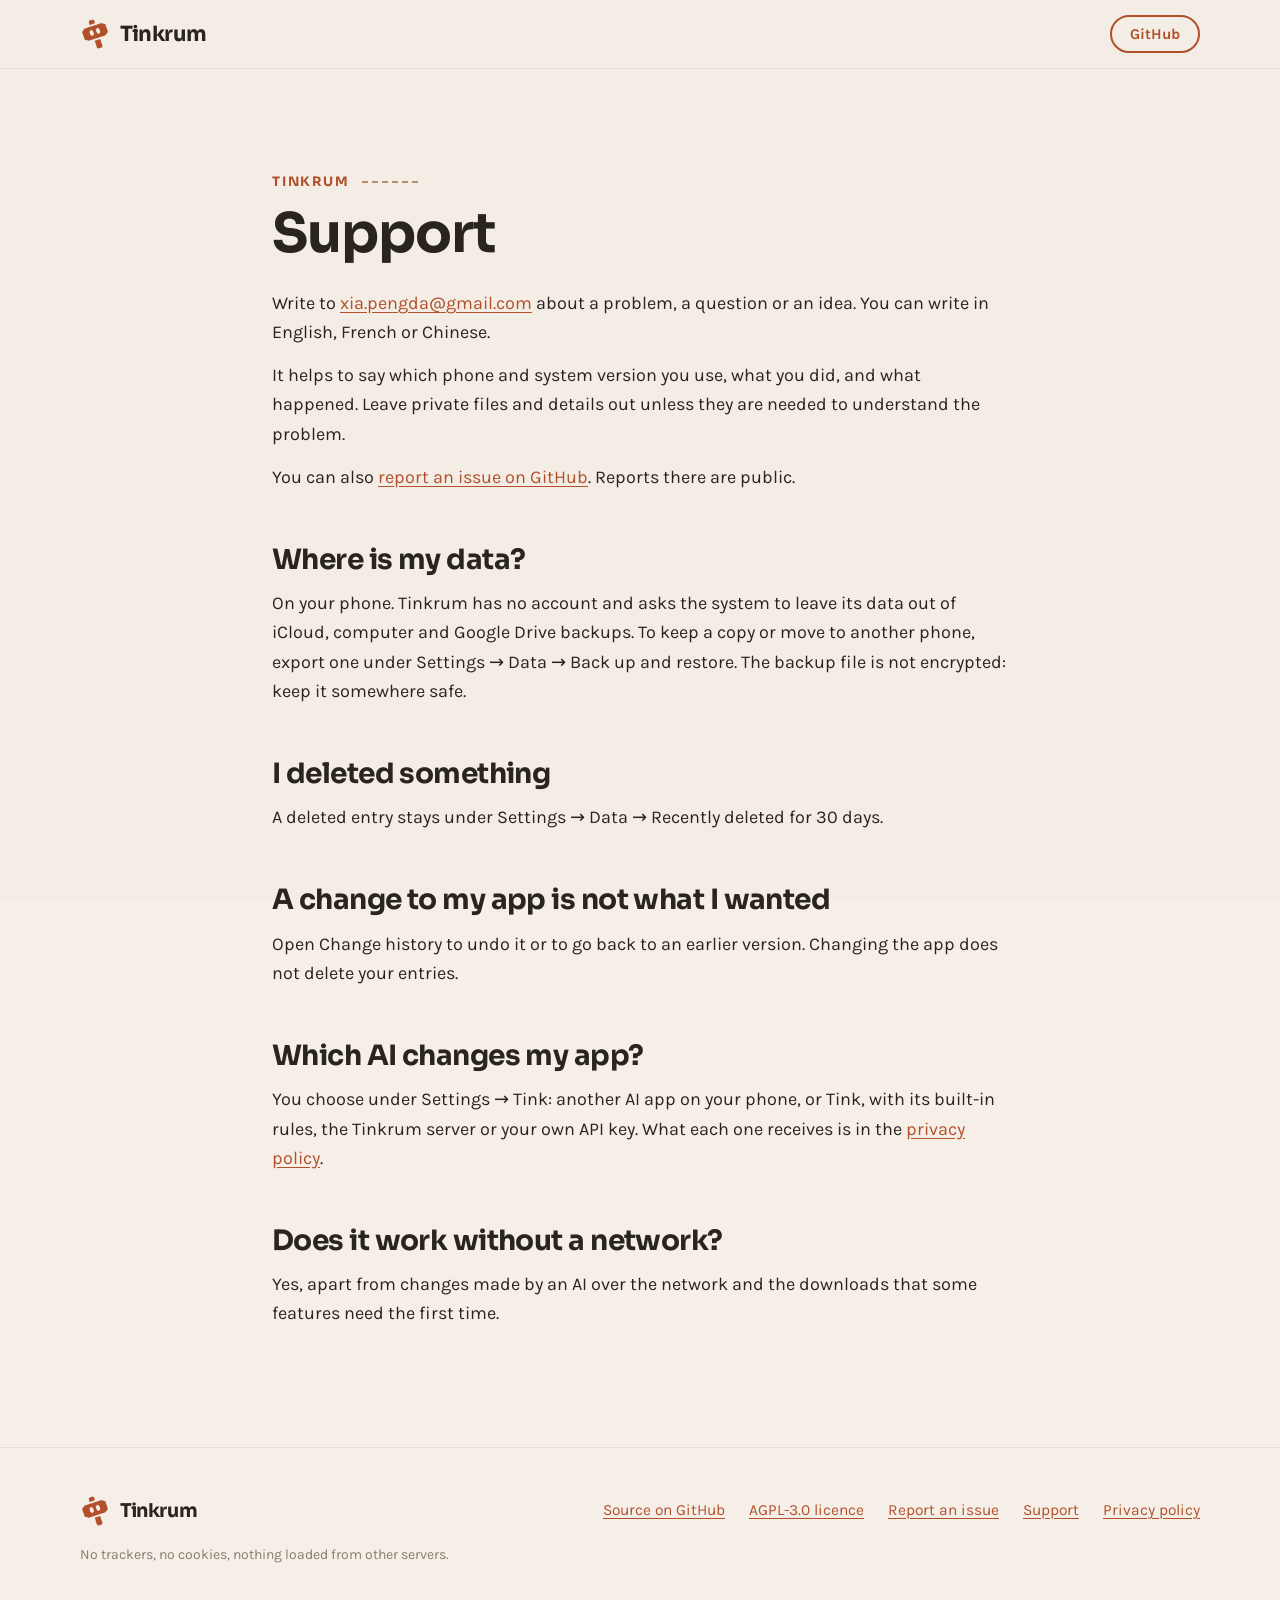
<file: support.html>
<!doctype html>
<html lang="en">
<head>
  <meta charset="utf-8">
  <meta name="viewport" content="width=device-width, initial-scale=1">
  <title>Tinkrum — Support</title>
  <meta name="description" content="Get help with the Tinkrum app: how to reach us and answers about your data, backups, deleted entries and AI changes.">
  <meta name="theme-color" content="#f5efe8">
  <link rel="icon" href="assets/img/logo-mark.png" type="image/png">
  <link rel="stylesheet" href="styles.css?v=7">
</head>
<body>

<header class="nav">
  <div class="wrap">
    <a class="brand" href="index.html"><img src="assets/img/logo-mark.png" alt="" width="30" height="30">Tinkrum</a>
    <a class="btn small" href="https://github.com/stonetech-pxia/morphing-app">GitHub</a>
  </div>
</header>

<main id="top">
  <article class="sec legal">
    <div class="wrap">
      <p class="kicker">Tinkrum</p>
      <h1>Support</h1>

      <p>Write to <!--email_off--><a href="mailto:xia.pengda@gmail.com">xia.pengda@gmail.com</a><!--/email_off--> about a problem, a question or an idea. You can write in English, French or Chinese.</p>
      <p>It helps to say which phone and system version you use, what you did, and what happened. Leave private files and details out unless they are needed to understand the problem.</p>
      <p>You can also <a href="https://github.com/stonetech-pxia/morphing-app/issues">report an issue on GitHub</a>. Reports there are public.</p>

      <h2 id="data">Where is my data?</h2>
      <p>On your phone. Tinkrum has no account and asks the system to leave its data out of iCloud, computer and Google Drive backups. To keep a copy or move to another phone, export one under Settings → Data → Back up and restore. The backup file is not encrypted: keep it somewhere safe.</p>

      <h2 id="deleted">I deleted something</h2>
      <p>A deleted entry stays under Settings → Data → Recently deleted for 30 days.</p>

      <h2 id="undo">A change to my app is not what I wanted</h2>
      <p>Open Change history to undo it or to go back to an earlier version. Changing the app does not delete your entries.</p>

      <h2 id="ai">Which AI changes my app?</h2>
      <p>You choose under Settings → Tink: another AI app on your phone, or Tink, with its built-in rules, the Tinkrum server or your own API key. What each one receives is in the <a href="privacy.html#ai">privacy policy</a>.</p>

      <h2 id="offline">Does it work without a network?</h2>
      <p>Yes, apart from changes made by an AI over the network and the downloads that some features need the first time.</p>
    </div>
  </article>
</main>

<footer class="foot">
  <div class="wrap">
    <a class="brand" href="index.html"><img src="assets/img/logo-mark.png" alt="" width="30" height="30">Tinkrum</a>
    <nav>
      <a href="https://github.com/stonetech-pxia/morphing-app">Source on GitHub</a>
      <a href="https://github.com/stonetech-pxia/morphing-app/blob/main/LICENSE">AGPL-3.0 licence</a>
      <a href="https://github.com/stonetech-pxia/morphing-app/issues">Report an issue</a>
      <a href="support.html">Support</a>
      <a href="privacy.html">Privacy policy</a>
    </nav>
    <small>No trackers, no cookies, nothing loaded from other servers.</small>
  </div>
</footer>

</body>
</html>
</file>
<file: styles.css>
/* Tinkrum site — "paper" style.
   Colours are the app's Clay tokens (packages/core/src/theme.ts); fonts are the app's own (Sora + Karla),
   served from this folder, so the page makes no third-party requests. */

@font-face { font-family: 'Sora'; font-weight: 600; font-display: swap; src: url('assets/fonts/Sora_600SemiBold.woff') format('woff'); }
@font-face { font-family: 'Sora'; font-weight: 700; font-display: swap; src: url('assets/fonts/Sora_700Bold.woff') format('woff'); }
@font-face { font-family: 'Karla'; font-weight: 400; font-display: swap; src: url('assets/fonts/Karla_400Regular.woff') format('woff'); }
@font-face { font-family: 'Karla'; font-weight: 500; font-display: swap; src: url('assets/fonts/Karla_500Medium.woff') format('woff'); }
@font-face { font-family: 'Karla'; font-weight: 700; font-display: swap; src: url('assets/fonts/Karla_700Bold.woff') format('woff'); }

:root {
  --paper: #f5efe8;
  --paper-deep: #ece3d7;
  --card: #fffcf8;
  --ink: #2a2420;
  --muted: #6b5f55;
  --caption: #8a7b6f;
  --line: #e8dfd4;
  --clay: #b3502b; /* the app's terracotta, one step darker so text on paper passes AA */
  --clay-bright: #c8623a;
  --sage: #6b7f62;
  --sand: #b8926a;
  --shadow: 120, 90, 60;
  --radius: 26px;
  --wrap: 1120px;
  --display: 'Sora', ui-rounded, 'Avenir Next', system-ui, sans-serif;
  --body: 'Karla', ui-rounded, 'Avenir Next', system-ui, sans-serif;
}

* { box-sizing: border-box; }
html { scroll-behavior: smooth; scroll-padding-top: 84px; }
body {
  margin: 0;
  background: var(--paper);
  color: var(--ink);
  font: 400 18px/1.62 var(--body);
  -webkit-font-smoothing: antialiased;
  text-rendering: optimizeLegibility;
}
/* a little paper grain over everything */
body::before {
  content: '';
  position: fixed; inset: 0; z-index: 100; pointer-events: none;
  opacity: .5; mix-blend-mode: multiply;
  background-image: url("data:image/svg+xml;utf8,<svg xmlns='http://www.w3.org/2000/svg' width='220' height='220'><filter id='n'><feTurbulence type='fractalNoise' baseFrequency='.85' numOctaves='2' stitchTiles='stitch'/><feColorMatrix values='0 0 0 0 .47  0 0 0 0 .35  0 0 0 0 .24  0 0 0 .09 0'/></filter><rect width='100%' height='100%' filter='url(%23n)'/></svg>");
}
img { max-width: 100%; }
figure { margin: 0; }
a { color: var(--clay); text-underline-offset: 3px; }
a:hover { color: var(--ink); }
h1, h2, h3 { font-family: var(--display); font-weight: 700; line-height: 1.12; letter-spacing: -.02em; margin: 0; }
p { margin: 0; }
.wrap { width: min(var(--wrap), 100% - 40px); margin-inline: auto; }
.sr { position: absolute; width: 1px; height: 1px; overflow: hidden; clip: rect(0 0 0 0); white-space: nowrap; }

/* ───────── nav ───────── */
.nav { position: sticky; top: 0; z-index: 50; background: rgba(245, 239, 232, .86); backdrop-filter: blur(14px); -webkit-backdrop-filter: blur(14px); border-bottom: 1px solid var(--line); }
.nav .wrap { display: flex; align-items: center; gap: 28px; height: 68px; }
.brand { display: flex; align-items: center; gap: 10px; font: 700 21px var(--display); letter-spacing: -.02em; color: var(--ink); text-decoration: none; margin-right: auto; }
.brand img { width: 30px; height: 30px; }
.nav a.link { color: var(--muted); text-decoration: none; font-weight: 500; font-size: 16px; }
.nav a.link:hover { color: var(--ink); }

/* ───────── buttons, chips ───────── */
.btn { display: inline-flex; align-items: center; gap: 9px; padding: 13px 24px; border-radius: 999px; font: 700 16px var(--body); text-decoration: none; border: 2px solid var(--clay); color: var(--clay); background: transparent; transition: transform .15s, box-shadow .15s, background .15s; }
.btn:hover { transform: translateY(-1px); color: var(--clay); box-shadow: 0 8px 20px rgba(var(--shadow), .18); }
.btn.small { padding: 8px 18px; font-size: 15px; }
.btn svg { width: 18px; height: 18px; }
.kicker { font: 700 13px var(--display); letter-spacing: .14em; text-transform: uppercase; color: var(--clay); margin-bottom: 18px; display: flex; align-items: center; gap: 12px; }
.kicker::after { content: ''; height: 0; width: 56px; border-top: 2px dashed var(--sand); }

/* ───────── phone frame ───────── */
.phone { position: relative; width: 100%; padding: 7px; border-radius: 40px; background: #2a2420; box-shadow: 0 2px 0 rgba(255, 255, 255, .12) inset, 0 28px 50px -18px rgba(var(--shadow), .55), 0 8px 18px rgba(var(--shadow), .18); }
.phone img { display: block; width: 100%; height: auto; border-radius: 33px; background: var(--card); }

/* ───────── hero ───────── */
.hero { padding: 64px 0 96px; overflow: hidden; }
.hero .wrap { display: grid; grid-template-columns: minmax(0, 1.02fr) minmax(0, 1fr); gap: 56px; align-items: center; }
.hero h1 { font-size: clamp(2.5rem, 5.4vw, 4.4rem); }
.hero h1 em { font-style: normal; color: var(--clay); }
.lede { color: var(--muted); font-size: 20px; max-width: 34em; margin-top: 24px; }
.trust { list-style: none; padding: 0; margin: 38px 0 0; display: flex; flex-wrap: wrap; gap: 10px 22px; }
.trust li { display: flex; align-items: center; gap: 9px; font: 700 15px var(--body); color: var(--ink); }
.trust svg { width: 22px; height: 22px; color: var(--clay); flex: none; }

.stack { position: relative; height: 640px; }
.stack::before { /* the sheet of paper the phones lie on */
  content: ''; position: absolute; inset: 40px 6% 20px 6%; border-radius: 22px; background: var(--card); border: 1.5px dashed var(--sand);
  transform: rotate(3deg); box-shadow: 0 20px 40px -20px rgba(var(--shadow), .35);
}
.stack .phone { position: absolute; width: 232px; }
.stack .p1 { left: 50%; top: 0; width: 262px; margin-left: -131px; z-index: 3; }
.stack .p2 { left: -3%; top: 84px; z-index: 2; transform: rotate(-8deg); }
.stack .p3 { right: -3%; top: 108px; z-index: 1; transform: rotate(7deg); }

/* ───────── sections ───────── */
section { position: relative; }
.sec { padding: 104px 0; }
.sec-head { max-width: 44rem; }
.sec-head h2 { font-size: clamp(2rem, 4vw, 3.1rem); }
.sec-head .lede { margin-top: 20px; }
.tear { height: 14px; border: 0; margin: 0; background: radial-gradient(circle at 7px 7px, var(--paper) 3.5px, transparent 4.5px) 0 0 / 22px 14px repeat-x, var(--paper-deep); }

/* format cards: paper sheets with a folded corner */
.formats { display: grid; grid-template-columns: repeat(4, minmax(0, 1fr)); gap: 20px; margin-top: 56px; }
.format { position: relative; padding: 26px 24px 28px; background: var(--card); border: 1px solid var(--line); border-radius: 18px; box-shadow: 0 14px 28px -18px rgba(var(--shadow), .45); clip-path: polygon(0 0, calc(100% - 34px) 0, 100% 34px, 100% 100%, 0 100%); }
.format::after { content: ''; position: absolute; top: 0; right: 0; width: 34px; height: 34px; background: linear-gradient(225deg, transparent 50%, var(--paper-deep) 50%); border-bottom-left-radius: 8px; box-shadow: -3px 3px 6px rgba(var(--shadow), .18); }
.format .tag { display: inline-block; font: 700 13px var(--display); letter-spacing: .08em; padding: 5px 11px; border-radius: 8px; color: #fff; background: var(--clay); margin-bottom: 18px; }
.formats .format:nth-child(2) .tag { background: #3f6fa6; }
.formats .format:nth-child(3) .tag { background: var(--sage); }
.formats .format:nth-child(4) .tag { background: #9a7447; }
.format h3 { font-size: 20px; margin-bottom: 10px; }
.format p { color: var(--muted); font-size: 16.5px; line-height: 1.55; }


/* local model */
/* "Other tools": a native <details>, no JavaScript */
.more { margin-top: 40px; }
.more > summary { list-style: none; cursor: pointer; display: flex; width: fit-content; margin: 0 auto; user-select: none; }
.more > summary::-webkit-details-marker { display: none; }
.more > summary::after { content: ''; width: 8px; height: 8px; margin: -3px 0 0 4px; border-right: 2px solid currentColor; border-bottom: 2px solid currentColor; transform: rotate(45deg); transition: transform .2s; }
.more[open] > summary { background: var(--clay); color: #fff; }
.more[open] > summary::after { transform: rotate(-135deg); margin-top: 3px; }
.toolsets { margin-top: 12px; }
.tools-h { display: flex; align-items: center; gap: 14px; margin: 44px 0 18px; font: 700 21px var(--display); letter-spacing: -.01em; }
.tools-h::after { content: ''; flex: 1; border-top: 2px dashed var(--line); }
.toolgrid { display: grid; grid-template-columns: repeat(4, minmax(0, 1fr)); gap: 16px; }
.format.mini { padding: 20px 20px 22px; clip-path: polygon(0 0, calc(100% - 24px) 0, 100% 24px, 100% 100%, 0 100%); }
.format.mini::after { width: 24px; height: 24px; }
.format.mini h3 { font-size: 17px; margin: 0 0 6px; line-height: 1.25; }
.format.mini p { font-size: 14.5px; line-height: 1.45; }

.model { display: grid; grid-template-columns: minmax(0, 1fr) 300px; gap: 72px; align-items: center; margin-top: 110px; padding: 56px; background: var(--card); border: 1px solid var(--line); border-radius: 36px; box-shadow: 0 30px 60px -36px rgba(var(--shadow), .5); }
.model h3 { font-size: clamp(1.7rem, 3vw, 2.4rem); }
.model .lede { font-size: 18px; margin-top: 16px; }
.steps { list-style: none; counter-reset: s; padding: 0; margin: 30px 0 0; display: grid; gap: 14px; }
.steps li { counter-increment: s; display: flex; gap: 16px; align-items: flex-start; font-size: 17px; }
.steps li::before { content: counter(s); flex: none; width: 34px; height: 34px; border-radius: 50%; background: var(--clay); color: #fff; font: 700 15px/34px var(--display); text-align: center; }
.fine { margin-top: 22px; font-size: 14.5px; line-height: 1.5; color: var(--caption); }
.getfile { margin-top: 30px; display: flex; flex-wrap: wrap; align-items: center; gap: 14px; }

/* ───────── Tink ───────── */
.tink { background: var(--paper-deep); }
.points { list-style: none; padding: 0; margin: 56px 0 0; display: grid; grid-template-columns: repeat(3, minmax(0, 1fr)); gap: 32px; }
.points li { padding-left: 22px; border-left: 3px solid var(--clay-bright); }
.points h3 { font-size: 20px; margin-bottom: 6px; }
.points p { color: var(--muted); font-size: 17px; }
.points q { color: var(--ink); font-style: normal; font-weight: 500; }

.trio { display: grid; grid-template-columns: repeat(3, minmax(0, 1fr)); gap: 64px; max-width: 900px; margin: 64px auto 0; }
.trio figure { position: relative; text-align: center; }
.trio .phone { max-width: 250px; margin-inline: auto; }
.trio figcaption { margin-top: 20px; font: 700 15px var(--display); }
.trio figure:not(:last-child)::after { content: '\2192'; position: absolute; right: -46px; top: 38%; font: 700 30px var(--display); color: var(--clay); }
.looks { margin-top: 96px; }
.looks h3, .made h3 { font-size: clamp(1.6rem, 3vw, 2.2rem); }
.looks-row { display: grid; grid-template-columns: repeat(5, minmax(0, 1fr)); gap: 18px; margin-top: 34px; }
.looks-row .phone { padding: 5px; border-radius: 28px; }
.looks-row .phone img { border-radius: 23px; }
.looks-row .phone:nth-child(even) { transform: translateY(18px); }

.made { margin-top: 110px; }
.apps { display: grid; grid-template-columns: repeat(4, minmax(0, 1fr)); gap: 22px; margin-top: 38px; }
.app { display: flex; flex-direction: column; background: var(--card); border: 1px solid var(--line); border-radius: var(--radius); overflow: hidden; box-shadow: 0 18px 36px -24px rgba(var(--shadow), .5); }
.app .stage { position: relative; height: 300px; overflow: hidden; display: flex; justify-content: center; padding-top: 28px; }
.app .stage .phone { width: 190px; transform: rotate(-3deg); border-bottom-left-radius: 0; border-bottom-right-radius: 0; }
.app:nth-child(even) .stage .phone { transform: rotate(3deg); }
.app .stage .phone img { border-bottom-left-radius: 0; border-bottom-right-radius: 0; }
.s-wallet { background: linear-gradient(160deg, #0f4c5c, #16212e); }
.s-focus { background: linear-gradient(160deg, #1f3a2c, #0b100d); }
.s-lisbon { background: linear-gradient(160deg, #5a3d86, #231a3d); }
.s-museum { background: linear-gradient(160deg, #e6d2a8, #b9a37a); }
.app .body { padding: 22px 22px 24px; display: flex; flex-direction: column; flex: 1; }
.app h4 { margin: 0; font: 700 22px var(--display); letter-spacing: -.02em; }
.app p { color: var(--muted); font-size: 16px; line-height: 1.5; margin-top: 8px; }
.app .dl { margin-top: auto; padding-top: 20px; font: 700 15px var(--body); }
.app .dl.none { color: var(--caption); font-weight: 400; font-size: 14px; line-height: 1.45; }
.import-note { margin-top: 26px; color: var(--muted); font-size: 16px; }

/* ───────── promises ───────── */
.promises { background: var(--ink); color: #f3ece4; }
.promises .kicker { color: #e9a07f; }
.promises .kicker::after { border-color: #8a6a52; }
.promises h2 { font-size: clamp(2.4rem, 5.6vw, 4.4rem); }
.promises h2 span { color: #e9a07f; }
.promises .lede { color: #c9bcb0; }
.pgrid { display: grid; grid-template-columns: repeat(3, minmax(0, 1fr)); gap: 24px; margin-top: 60px; }
.pcard { padding: 34px 30px 36px; border-radius: var(--radius); background: #342c27; border: 1px solid #4a3f37; }
.pcard svg { width: 42px; height: 42px; color: #e9a07f; margin-bottom: 20px; }
.pcard h3 { font-size: 26px; margin-bottom: 12px; color: #fff; }
.pcard p { color: #d6cabe; font-size: 17px; line-height: 1.58; }
.pcard p + p { margin-top: 12px; }
.pcard a { color: #f0b697; }
.notes { margin-top: 44px; display: grid; gap: 10px; max-width: 54rem; }
.notes p { font-size: 14.5px; line-height: 1.55; color: #a99b8e; padding-left: 16px; border-left: 2px solid #5b4d42; }

/* ───────── footer ───────── */
.foot { padding: 48px 0 56px; border-top: 1px solid var(--line); }
.foot .wrap { display: flex; flex-wrap: wrap; gap: 18px 36px; align-items: center; justify-content: space-between; color: var(--muted); font-size: 15.5px; }
.foot nav { display: flex; flex-wrap: wrap; gap: 8px 24px; }
.foot .brand { margin-right: 0; font-size: 19px; }
.foot small { flex-basis: 100%; color: var(--caption); font-size: 14px; }

/* ───────── responsive ───────── */
@media (max-width: 1020px) {
  .hero .wrap { grid-template-columns: 1fr; gap: 40px; }
  .hero { padding-top: 40px; }
  .stack { max-width: 560px; margin-inline: auto; width: 100%; }
  .formats, .apps { grid-template-columns: repeat(2, minmax(0, 1fr)); }
  .toolgrid { grid-template-columns: repeat(3, minmax(0, 1fr)); }
  .model { grid-template-columns: 1fr; padding: 40px 32px; gap: 44px; }
  .model .phone { max-width: 260px; margin-inline: auto; }
  .pgrid { grid-template-columns: 1fr; }
  .trio { gap: 44px; }
  .trio figure:not(:last-child)::after { right: -36px; }
}
@media (max-width: 720px) {
  body { font-size: 17px; }
  .sec { padding: 72px 0; }
  .nav a.link { display: none; }
  .kicker::after { display: none; }
  .lede { font-size: 18px; }
  .stack { height: 500px; }
  .stack .phone { width: 190px; }
  .stack .p1 { width: 210px; margin-left: -105px; }
  .stack .p2 { left: 0; top: 70px; }
  .stack .p3 { right: 0; top: 90px; }
  .looks-row { display: flex; overflow-x: auto; scroll-snap-type: x mandatory; gap: 16px; margin-inline: -20px; padding: 0 20px 28px; }
  .looks-row .phone { flex: 0 0 168px; scroll-snap-align: center; }
  .looks-row .phone:nth-child(even) { transform: none; }
  .points { grid-template-columns: 1fr; gap: 22px; margin-top: 40px; }
  .trio { grid-template-columns: 1fr; gap: 64px; margin-top: 48px; }
  .trio .phone { max-width: 220px; }
  .trio figure:not(:last-child)::after { content: '\2193'; right: auto; top: auto; left: 50%; bottom: -50px; transform: translateX(-50%); }
  .formats, .apps { grid-template-columns: 1fr; }
  .toolgrid { grid-template-columns: repeat(2, minmax(0, 1fr)); gap: 12px; }
  .format.mini { padding: 18px 16px 20px; }
  .format.mini h3 { font-size: 16px; }
  .format.mini p { font-size: 14px; }
  .model { padding: 30px 22px; border-radius: 28px; margin-top: 72px; }
  .made { margin-top: 80px; }
}
@media (prefers-reduced-motion: reduce) { html { scroll-behavior: auto; } .btn { transition: none; } }

/* ───────── make.html: ask your AI, check a file ───────── */
.steps li { display: flex; flex-direction: column; gap: 10px; }
.steps .getfile { margin-top: 6px; }
.steps .ask { color: var(--ink); background: var(--card); border: 1px dashed var(--sand); border-radius: 16px; padding: 14px 16px; font-size: 16px; }
.btn.ghost { border-color: var(--line); color: var(--muted); cursor: pointer; }
button.btn { cursor: pointer; }
.checker { margin-top: 48px; display: grid; gap: 16px; max-width: 54rem; }
.checker textarea { width: 100%; min-height: 260px; resize: vertical; padding: 18px; border-radius: 18px; border: 1px solid var(--line); background: var(--card); color: var(--ink); font: 400 14px/1.5 ui-monospace, 'SF Mono', Menlo, monospace; }
.checker textarea:focus { outline: 2px solid var(--clay-bright); outline-offset: 2px; }
.checker-bar { display: flex; flex-wrap: wrap; gap: 12px; align-items: center; }
.result { padding: 22px 24px; border-radius: 18px; background: var(--card); border-left: 4px solid var(--sage); display: grid; gap: 10px; }
.result.bad { border-left-color: var(--clay-bright); }
.result h3 { font-size: 22px; }
.result .note { color: var(--muted); font-size: 16px; }
.result ul { margin: 0; padding-left: 20px; font: 400 14px/1.55 ui-monospace, 'SF Mono', Menlo, monospace; overflow-wrap: anywhere; }
.result .btn { justify-self: start; }
@media (max-width: 1020px) { .steps { grid-template-columns: 1fr; } }

/* ───────── make.html: clickable sketch of an app file ───────── */
.pv { display: grid; grid-template-columns: auto minmax(0, 1fr); gap: 32px 40px; align-items: start; margin-top: 8px; }
.pv-hint { grid-column: 1 / -1; color: var(--muted); font-size: 15px; }
.pv-phone { width: 320px; height: 620px; border-radius: 40px; border: 10px solid #2a2420; background: var(--pv-bg); color: var(--pv-text); display: flex; flex-direction: column; overflow: hidden; box-shadow: 0 18px 40px rgba(var(--shadow), .25); font: 400 13px/1.4 var(--body); }
.pv-top { display: flex; align-items: center; gap: 8px; padding: 14px 16px 6px; font: 700 15px var(--display); min-height: 44px; }
.pv-back { border: 0; background: var(--pv-card); color: var(--pv-text); width: 28px; height: 28px; border-radius: 50%; font-size: 20px; line-height: 1; cursor: pointer; }
.pv-screen { flex: 1; overflow-y: auto; padding: 4px 14px 16px; display: grid; gap: 10px; align-content: start; }
.pv-bar { display: flex; border-top: 1px solid rgba(0,0,0,.08); background: var(--pv-card); padding: 6px 4px 10px; }
.pv-tab { flex: 1; border: 0; background: none; color: var(--pv-text); opacity: .55; display: grid; justify-items: center; gap: 2px; cursor: pointer; font: inherit; padding: 4px 2px; min-width: 0; }
.pv-tab small { font-size: 10.5px; max-width: 100%; overflow: hidden; text-overflow: ellipsis; white-space: nowrap; }
.pv-tab.on { opacity: 1; color: var(--pv-primary); font-weight: 700; }
.pv-tab:disabled { cursor: default; }
.pv-tab-icon { font-size: 16px; line-height: 20px; }
.pv-header h4 { font: 700 20px/1.2 var(--display); margin: 4px 0 2px; }
.pv-header small, .pv-card small { display: block; opacity: .7; }
.pv-text { opacity: .8; }
.pv-card { background: var(--pv-card); color: var(--pv-card-text); border-radius: var(--pv-radius); padding: 10px 12px; display: grid; gap: 6px; box-shadow: 0 2px 6px rgba(0,0,0,.06); }
.pv-tint { background: color-mix(in srgb, var(--pv-primary) 14%, var(--pv-card)); }
.pv-cap { font-size: 11px; font-weight: 700; letter-spacing: .02em; opacity: .6; }
.pv-entry { grid-template-columns: auto 1fr auto; align-items: center; }
.pv-icon { width: 28px; height: 28px; border-radius: 9px; background: color-mix(in srgb, var(--pv-primary) 16%, transparent); display: grid; place-items: center; font-size: 15px; }
.pv-chev { opacity: .5; font-size: 18px; }
.pv-btn { border-radius: 999px; padding: 9px 14px; text-align: center; font-weight: 700; border: 1.5px solid var(--pv-primary); color: var(--pv-primary); }
.pv-btn.filled { background: var(--pv-primary); color: #fff; }
.pv-dial { justify-self: end; }
.pv-link { cursor: pointer; }
.pv-link:hover { outline: 2px solid color-mix(in srgb, var(--pv-primary) 45%, transparent); outline-offset: 1px; }
.pv-rows { display: grid; gap: 4px; }
.pv-row { display: flex; align-items: center; gap: 8px; padding: 6px 0; border-bottom: 1px solid rgba(0,0,0,.06); }
.pv-row:last-child { border-bottom: 0; }
.pv-row-main { flex: 1; min-width: 0; }
.pv-row-main b, .pv-row-main small { display: block; overflow: hidden; text-overflow: ellipsis; white-space: nowrap; }
.pv-trail { font-size: 11px; opacity: .6; }
.pv-check { width: 14px; height: 14px; border-radius: 4px; border: 1.5px solid var(--pv-primary); flex: none; }
.pv-tiles { display: grid; grid-template-columns: repeat(3, 1fr); gap: 8px; }
.pv-tile { display: grid; justify-items: center; gap: 4px; text-align: center; }
.pv-ring { width: 44px; height: 44px; border-radius: 50%; border: 5px solid color-mix(in srgb, var(--pv-primary) 70%, transparent); }
.pv-board { display: grid; grid-template-columns: repeat(3, 1fr); gap: 6px; }
.pv-col { background: color-mix(in srgb, var(--pv-text) 5%, transparent); border-radius: 8px; padding: 6px; display: grid; gap: 4px; }
.pv-mini { height: 22px; border-radius: 6px; background: var(--pv-card); box-shadow: 0 1px 3px rgba(0,0,0,.08); }
.pv-cal { display: grid; grid-template-columns: repeat(7, 1fr); gap: 4px; }
.pv-cal span { aspect-ratio: 1; border-radius: 6px; background: color-mix(in srgb, var(--pv-text) 6%, transparent); }
.pv-cal span.on { background: color-mix(in srgb, var(--pv-primary) 55%, transparent); }
.pv-thead { display: flex; gap: 8px; font-size: 11px; font-weight: 700; opacity: .7; }
.pv-thead span { flex: 1; overflow: hidden; text-overflow: ellipsis; white-space: nowrap; }
.pv-pic { min-height: 70px; border-radius: var(--pv-radius); background: color-mix(in srgb, var(--pv-text) 8%, transparent); display: grid; place-items: center; font-size: 11px; opacity: .8; text-align: center; padding: 6px; }
.pv-kv { padding: 4px 0; border-bottom: 1px solid rgba(0,0,0,.06); font-size: 12px; }
.pv-input { border: 1px solid rgba(0,0,0,.12); border-radius: 10px; padding: 7px 10px; opacity: .7; }
.pv-num b { font: 700 22px var(--display); }
.pv-chart { display: flex; align-items: end; gap: 6px; height: 60px; }
.pv-chart span { flex: 1; background: var(--pv-primary); border-radius: 4px 4px 0 0; opacity: .75; }
.pv-chart.pie { width: 60px; border-radius: 50%; background: conic-gradient(var(--pv-primary) 0 45%, var(--pv-secondary) 0 75%, color-mix(in srgb, var(--pv-text) 15%, transparent) 0); }
.pv-group { display: grid; gap: 8px; }
.pv-group.pv-row-layout { grid-auto-columns: minmax(0, 1fr); grid-auto-flow: column; }
.pv-group.pv-grid-layout { grid-template-columns: 1fr 1fr; }
.pv-chips { display: flex; flex-wrap: wrap; gap: 6px; font-size: 11px; }
.pv-chip { display: inline-block; justify-self: start; border-radius: 999px; padding: 3px 10px; background: color-mix(in srgb, var(--pv-primary) 14%, transparent); color: var(--pv-primary); font-size: 11px; font-weight: 700; }
.pv-chip.on { background: var(--pv-primary); color: #fff; }
.pv-hr { border: 0; border-top: 1px solid rgba(0,0,0,.1); margin: 2px 0; }
.pv-space { height: 8px; }
.pv-if { font-size: 10px; opacity: .55; margin-bottom: 3px; }
.pv-facts { display: grid; gap: 22px; }
.pv-facts h4 { font: 700 18px var(--display); margin-bottom: 8px; }
.pv-facts ul { margin: 0; padding-left: 18px; display: grid; gap: 6px; font-size: 15px; color: var(--muted); }
.pv-facts b { color: var(--ink); }
#preview { margin-top: 8px; }
@media (max-width: 820px) {
  .pv { grid-template-columns: 1fr; }
  .pv-phone { width: min(320px, 100%); justify-self: center; }
}

/* ───────── privacy.html: a long text page ───────── */
.legal .wrap { max-width: 46rem; }
.legal h1 { font-size: clamp(2.2rem, 5vw, 3.4rem); margin-bottom: 24px; }
.legal h2 { font-size: clamp(1.4rem, 2.6vw, 1.75rem); margin: 52px 0 14px; }
.legal h3 { font-size: 19px; margin: 30px 0 10px; }
.legal p, .legal ul { margin: 0 0 14px; }
.legal ul { padding-left: 22px; }
.legal li { margin-bottom: 8px; }
.legal code { font: 400 .85em ui-monospace, 'SF Mono', Menlo, monospace; overflow-wrap: anywhere; }
.legal .updated { color: var(--caption); font-size: 15px; }
</file>
